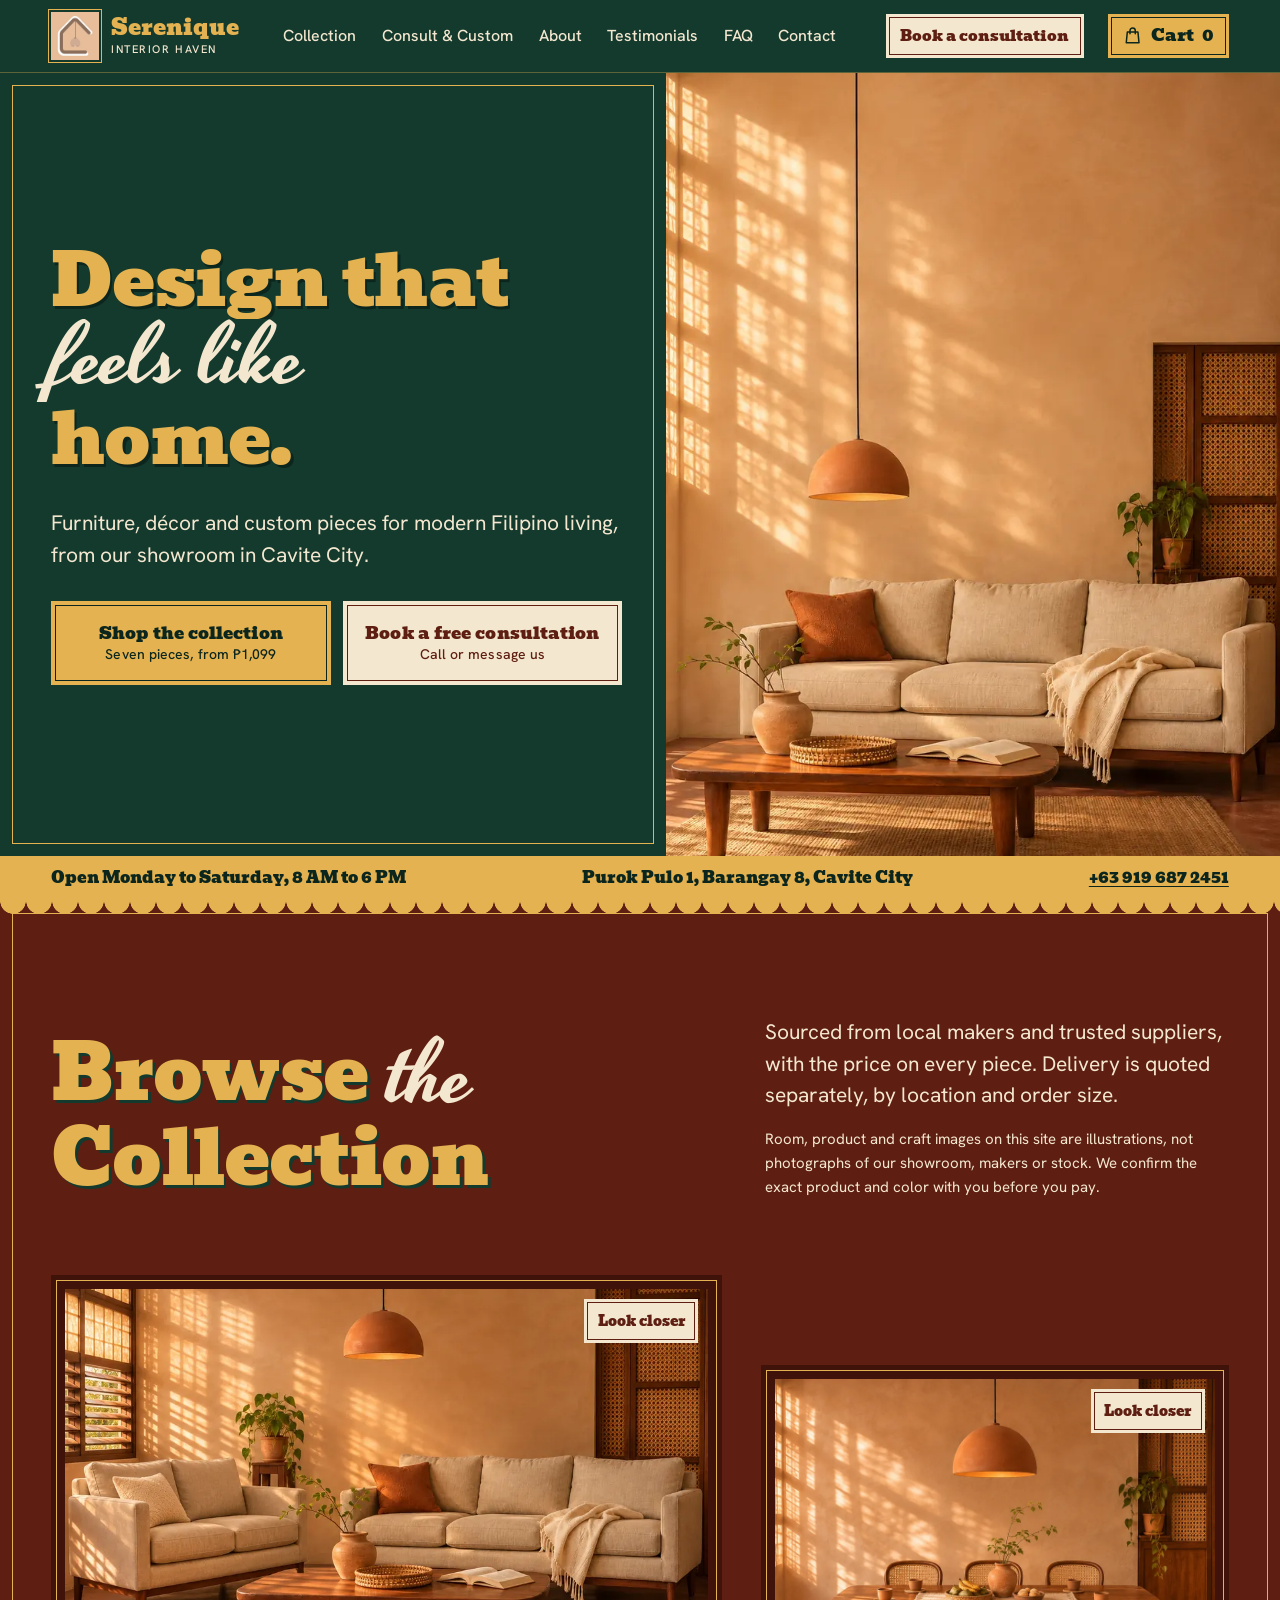
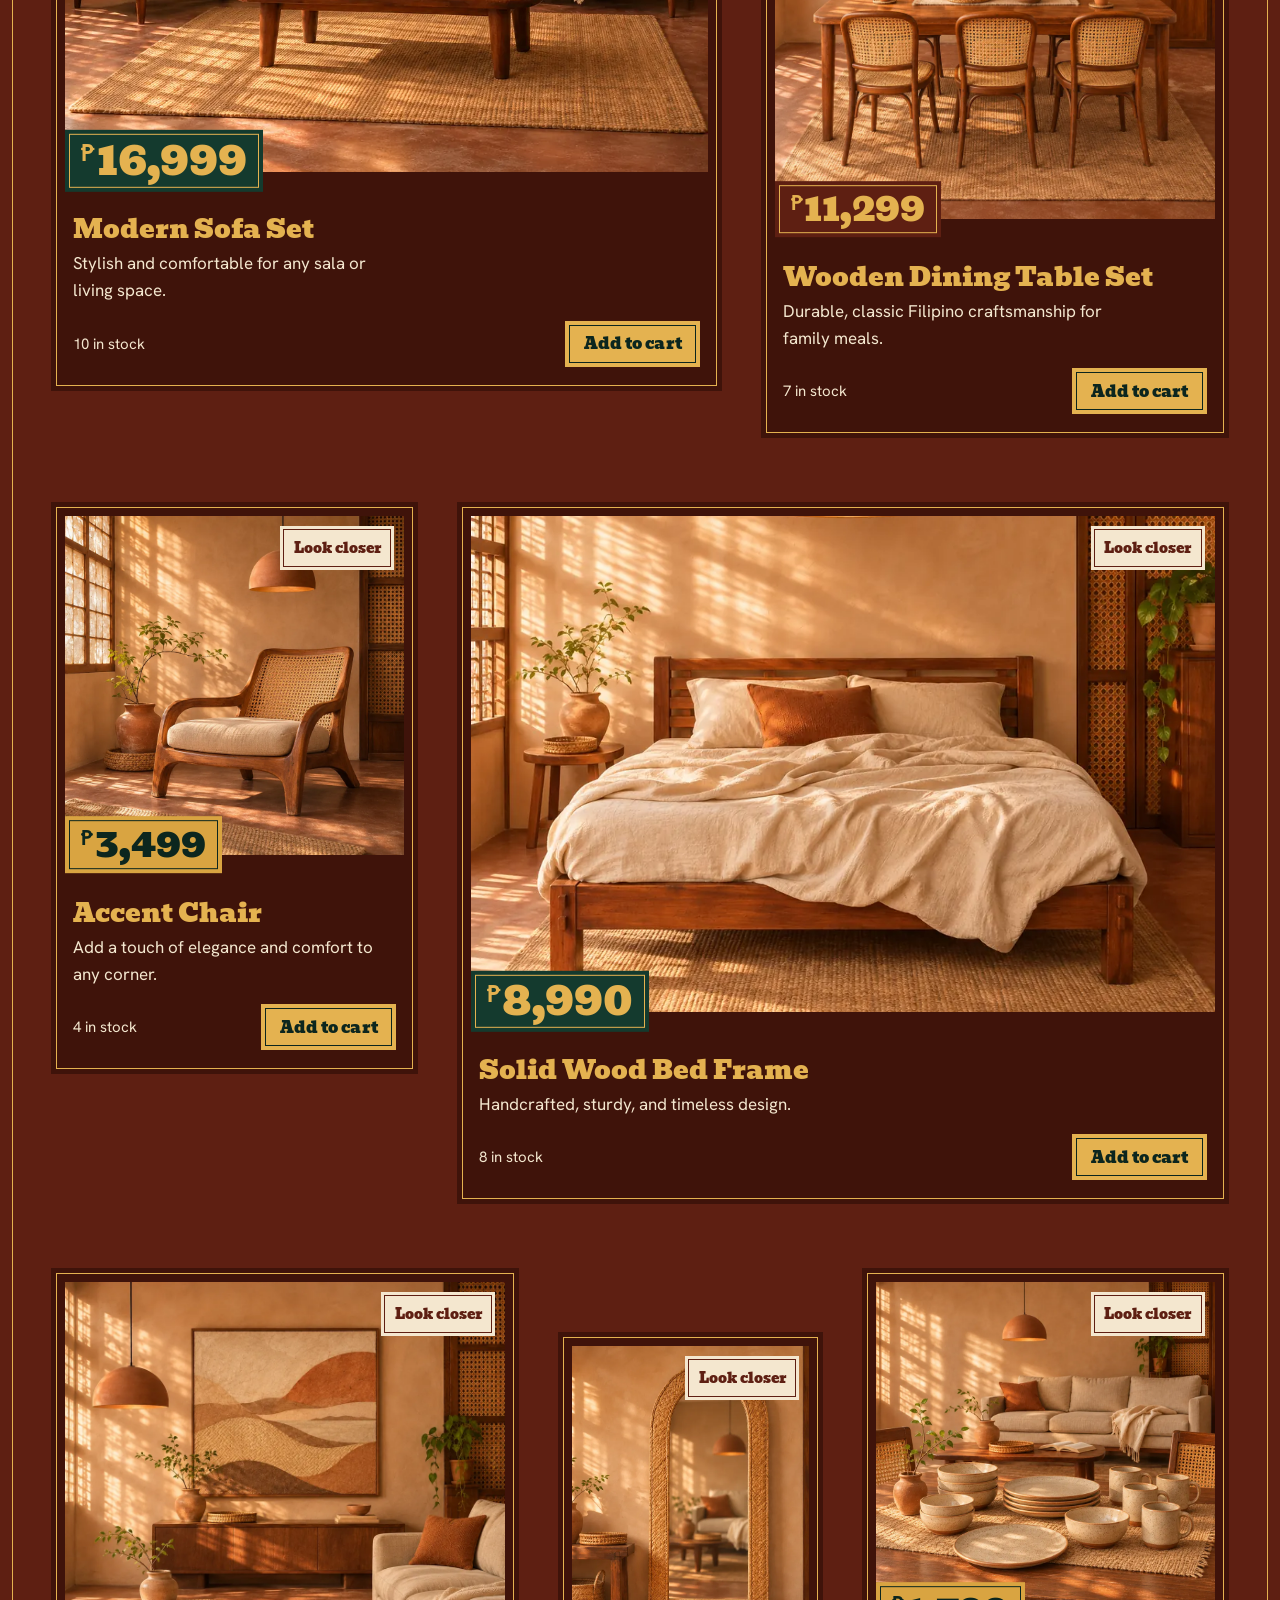
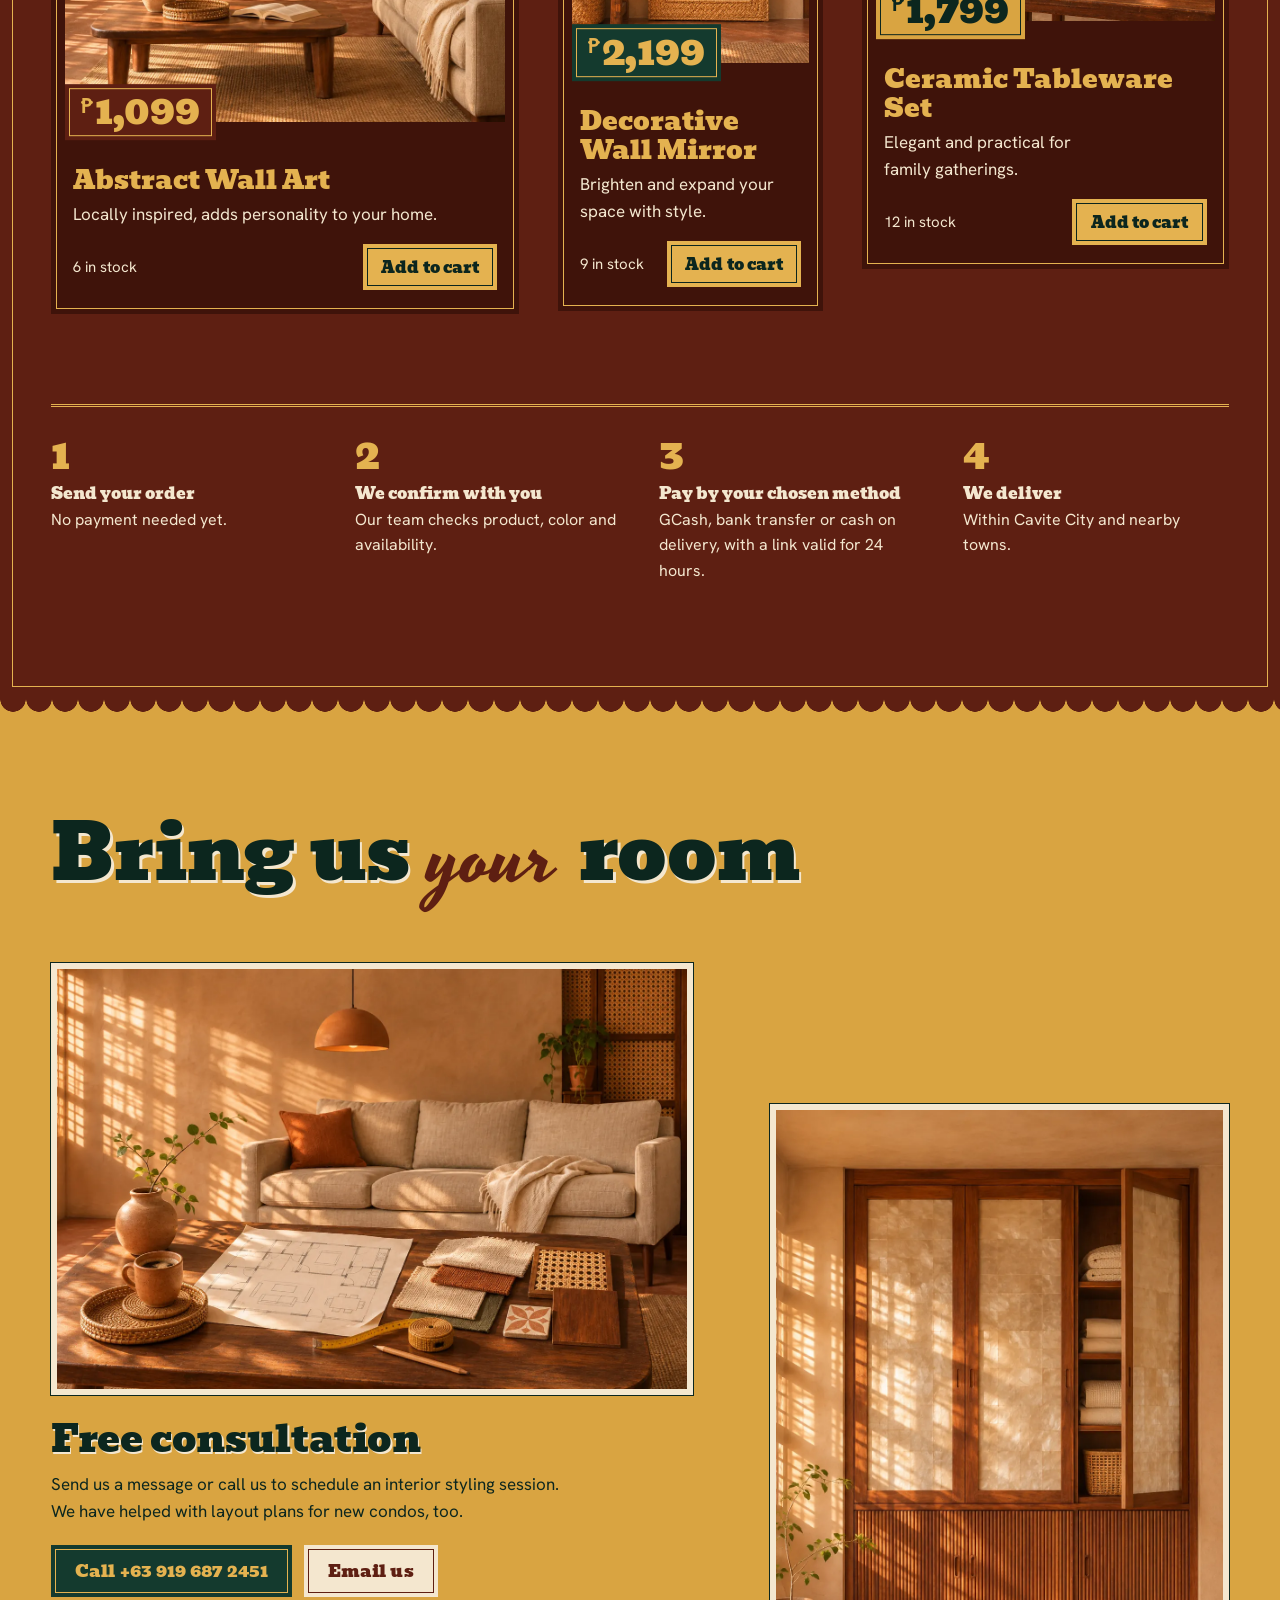
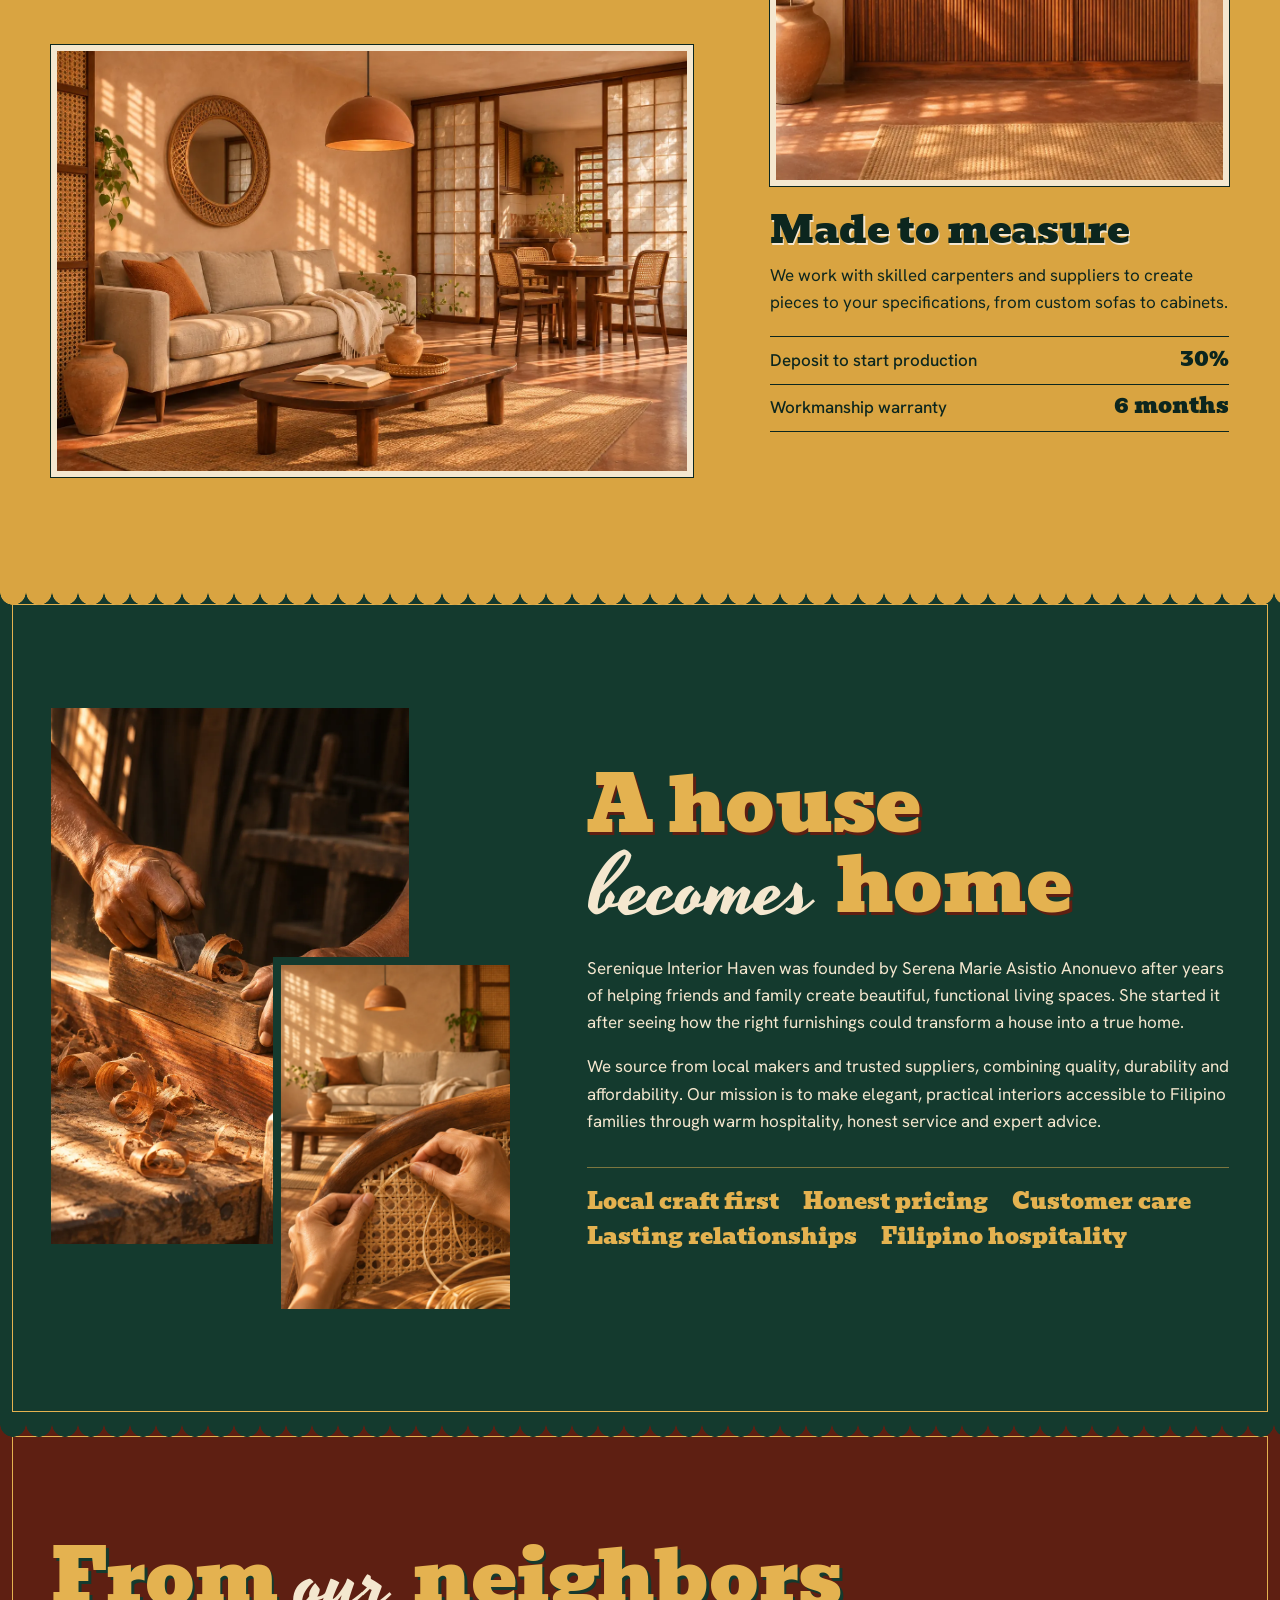
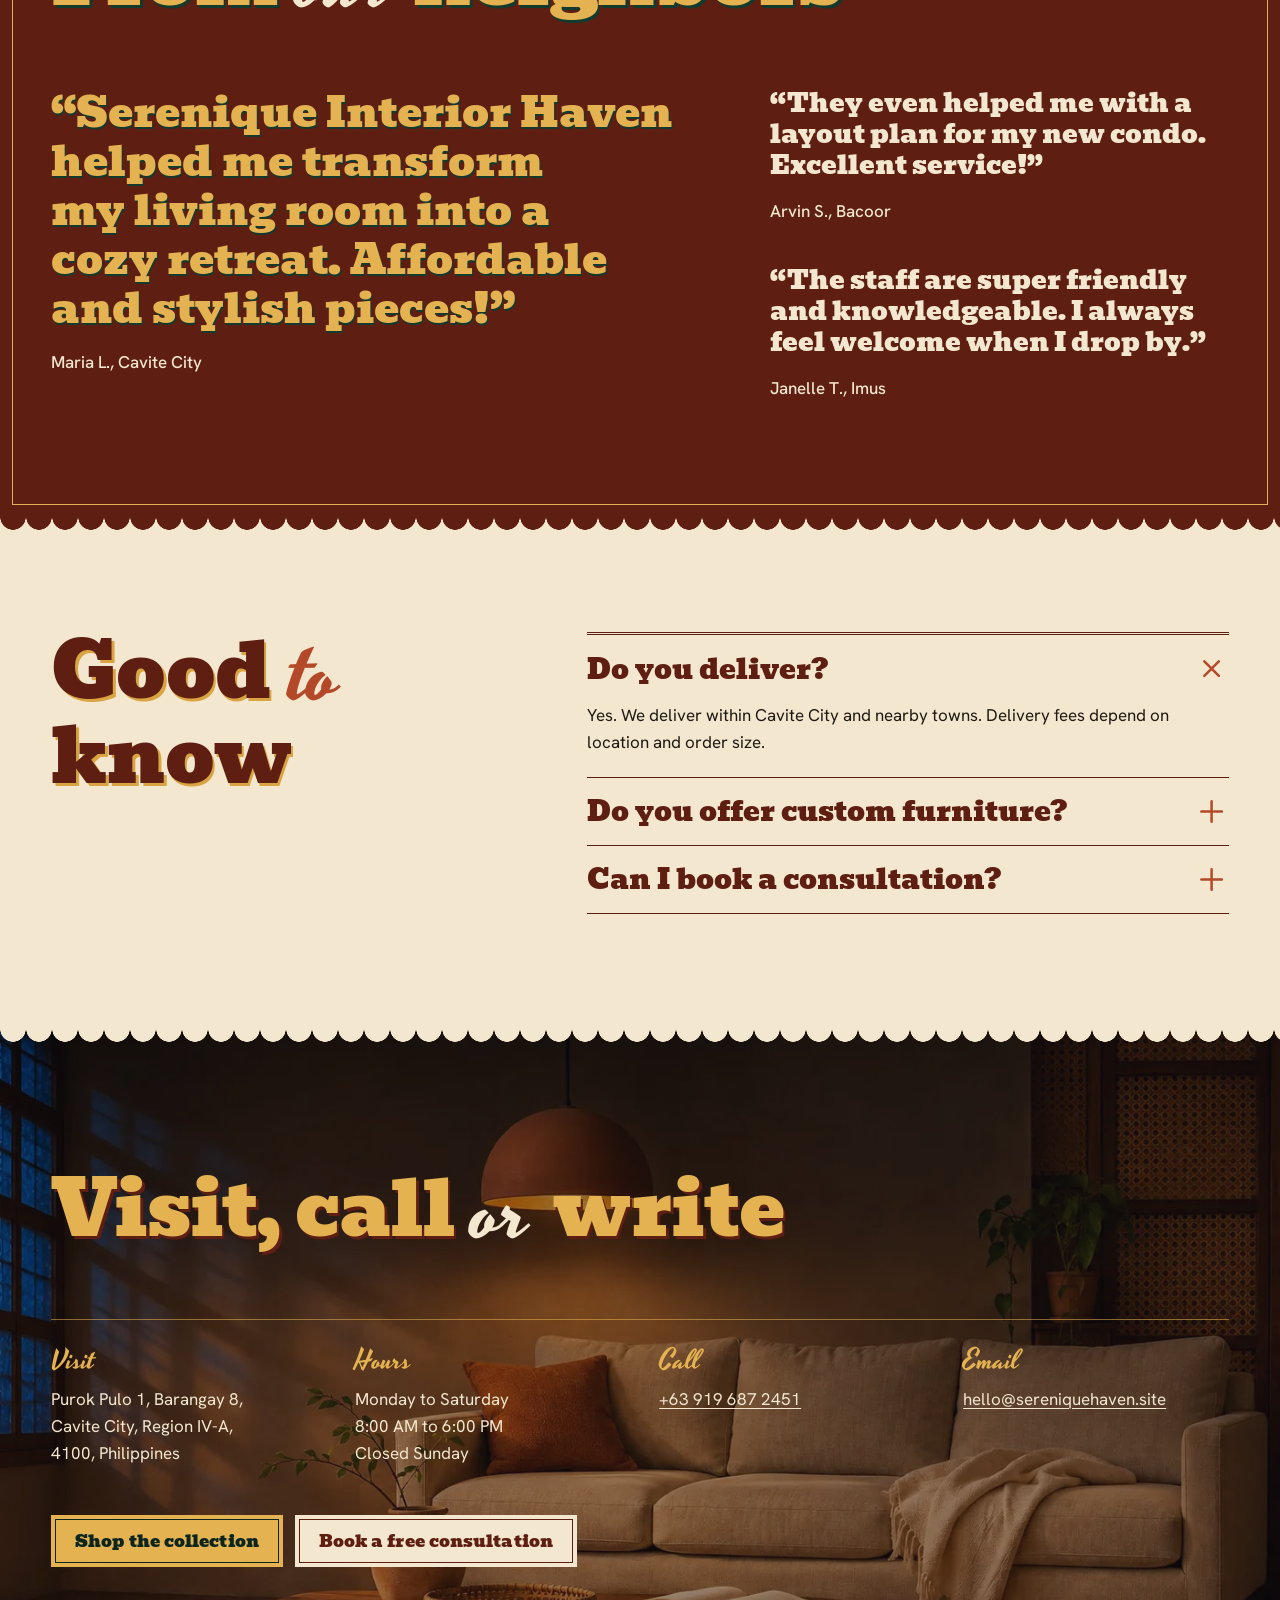
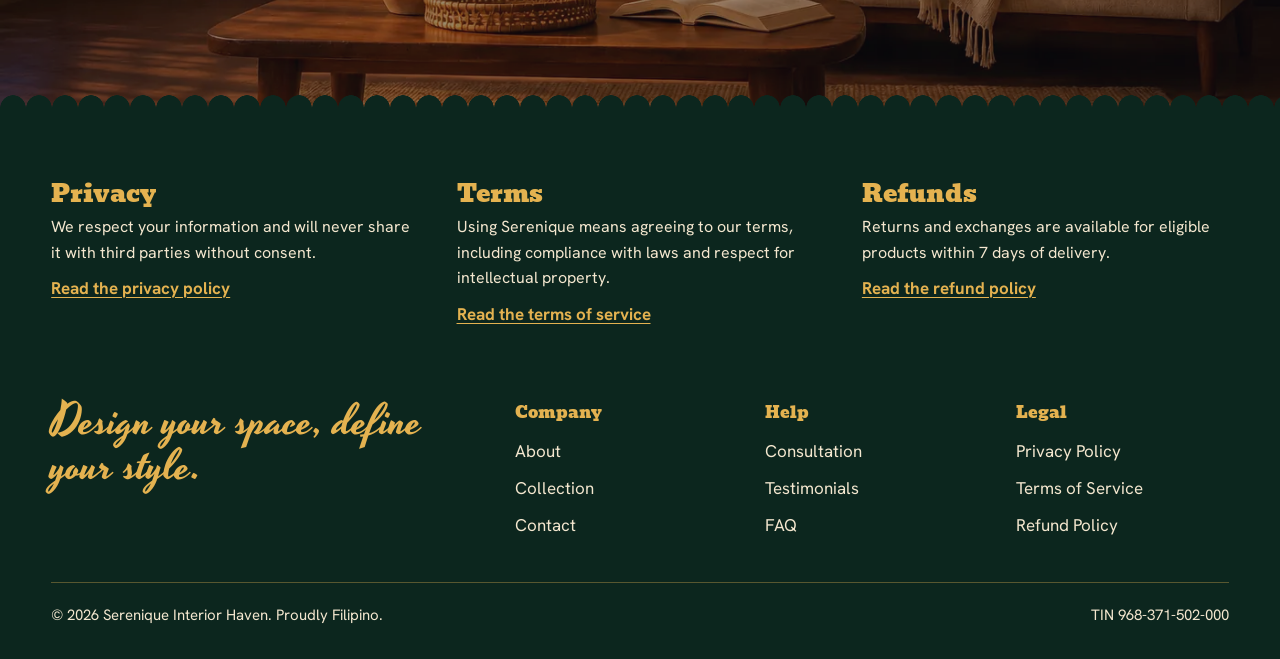
<file: index.html>
<!DOCTYPE html>
<html lang="en">
<head>
  <meta charset="UTF-8">
  <meta name="viewport" content="width=device-width, initial-scale=1">
  <title>Serenique Interior Haven | Home Décor and Furnishings in Cavite City</title>
  <meta name="description" content="Furniture, décor and custom pieces for Filipino homes, plus free interior styling consultations. Showroom in Cavite City, open Monday to Saturday.">
  <link rel="canonical" href="https://sereniquehaven.site/">
  <meta property="og:type" content="website">
  <meta property="og:title" content="Serenique Interior Haven">
  <meta property="og:description" content="Design that feels like home. Furniture, décor and free styling consultations in Cavite City.">
  <meta property="og:url" content="https://sereniquehaven.site/">
  <meta property="og:image" content="https://sereniquehaven.site/image/site/og.jpg">
  <meta name="theme-color" content="#143a2e">
  <link rel="icon" type="image/png" href="image/site/favicon.png">
  <link rel="preload" as="image" href="image/site/hero-sala.webp" media="(min-width: 901px)">
  <link rel="preload" as="font" type="font/woff2" href="assets/fonts/Bevan-latin.woff2" crossorigin>
  <link rel="stylesheet" href="assets/fonts.css">
  <link rel="stylesheet" href="assets/site.css">
  <script type="application/ld+json">
  {
    "@context": "https://schema.org",
    "@type": "FurnitureStore",
    "name": "Serenique Interior Haven",
    "url": "https://sereniquehaven.site/",
    "email": "hello@sereniquehaven.site",
    "telephone": "+639196872451",
    "image": "https://sereniquehaven.site/image/site/og.jpg",
    "address": {
      "@type": "PostalAddress",
      "streetAddress": "Purok Pulo 1, Barangay 8",
      "addressLocality": "Cavite City",
      "addressRegion": "Region IV-A",
      "postalCode": "4100",
      "addressCountry": "PH"
    },
    "openingHours": "Mo-Sa 08:00-18:00"
  }
  </script>
</head>
<body>
  <a class="skip-link" href="#main">Skip to content</a>

  <svg width="0" height="0" style="position:absolute" aria-hidden="true">
    <symbol id="i-cart" viewBox="0 0 24 24"><path d="M6 8h12l1.2 12H4.8L6 8Z"/><path d="M9 10V6.5a3 3 0 0 1 6 0V10"/></symbol>
    <symbol id="i-menu" viewBox="0 0 24 24"><path d="M3 7h18M3 12h18M3 17h18"/></symbol>
    <symbol id="i-close" viewBox="0 0 24 24"><path d="m5 5 14 14M19 5 5 19"/></symbol>
    <symbol id="i-plus" viewBox="0 0 24 24"><path d="M12 5v14M5 12h14"/></symbol>
    <symbol id="i-minus" viewBox="0 0 24 24"><path d="M5 12h14"/></symbol>
  </svg>

  <header class="header on-dark" id="header">
    <nav class="nav wrap" aria-label="Main">
      <a href="index.html" class="brand" aria-label="Serenique Interior Haven, home">
        <img src="image/site/mark.webp" alt="" width="48" height="48">
        <span class="brand-name">Serenique<small>Interior Haven</small></span>
      </a>
      <ul class="nav-list" id="nav-list">
        <li><a href="#shop" class="nav-link">Collection</a></li>
        <li><a href="#consult" class="nav-link">Consult &amp; Custom</a></li>
        <li><a href="#about" class="nav-link">About</a></li>
        <li><a href="#testimonials" class="nav-link">Testimonials</a></li>
        <li><a href="#faq" class="nav-link">FAQ</a></li>
        <li><a href="#contact" class="nav-link">Contact</a></li>
        <li class="nav-cta"><a href="#consult" class="plaque">Book a free consultation</a></li>
        <li><button class="nav-close" id="nav-close" aria-label="Close menu"><svg class="icon" aria-hidden="true"><use href="#i-close"/></svg></button></li>
      </ul>
      <a href="#consult" class="book-btn" aria-label="Book a free consultation"><span class="book-long">Book a consultation</span><span class="book-short">Book</span></a>
      <button class="cart-btn" id="cart-btn" aria-label="Open cart">
        <svg class="icon" aria-hidden="true"><use href="#i-cart"/></svg>
        <span class="cart-btn-label">Cart</span>
        <span class="cart-count">0</span>
      </button>
      <button class="nav-toggle" id="nav-toggle" aria-label="Open menu" aria-expanded="false" aria-controls="nav-list"><svg class="icon" aria-hidden="true"><use href="#i-menu"/></svg></button>
    </nav>
  </header>

  <div class="cart-overlay" id="cart-overlay"></div>
  <aside class="cart-sidebar" id="cart-sidebar" aria-label="Shopping cart">
    <div class="cart-head on-dark">
      <h2>Your cart</h2>
      <button class="cart-close" id="cart-close-btn" aria-label="Close cart"><svg class="icon" aria-hidden="true"><use href="#i-close"/></svg></button>
    </div>
    <div class="cart-items" id="cart-items"></div>
    <div class="cart-foot" id="cart-foot">
      <div class="cart-total"><span>Total</span><span class="price" id="cart-total"></span></div>
      <button class="plaque plaque--green" id="checkout-btn">Review my order</button>
      <p>Nothing to pay yet. Our team confirms your order first.</p>
    </div>
  </aside>
  <div class="visually-hidden" id="cart-live" aria-live="polite"></div>

  <main id="main">
    <section class="hero on-dark" id="home">
      <div class="hero-board pin">
        <h1 class="hero-title sign">
          <span>Design that</span>
          <span class="script">feels like</span>
          <span>home.</span>
        </h1>
        <p class="lede">Furniture, décor and custom pieces for modern Filipino living, from our showroom in Cavite City.</p>
        <div class="hero-doors">
          <a href="#shop" class="plaque door">Shop the collection<small>Seven pieces, from ₱1,099</small></a>
          <a href="#consult" class="plaque plaque--cream door">Book a free consultation<small>Call or message us</small></a>
        </div>
      </div>
      <div class="hero-photo">
        <picture>
          <source media="(max-width: 900px)" srcset="image/site/hero-sala-mobile.webp">
          <img src="image/site/hero-sala.webp" width="1536" height="1024" alt="A sunlit sala with a linen sofa, a low hardwood table and a clay dome pendant lamp." fetchpriority="high">
        </picture>
      </div>
      <p class="hero-strip"><span>Open Monday to Saturday, 8 AM to 6 PM</span><span>Purok Pulo 1, Barangay 8, Cavite City</span><a href="tel:+639196872451">+63 919 687 2451</a></p>
    </section>

    <section class="board board--oxblood pin on-dark" id="shop" aria-labelledby="shop-title">
      <div class="wrap">
        <div class="shop-head">
          <h2 class="title sign" id="shop-title">Browse <span class="script">the</span> Collection</h2>
          <div><p class="lede">Sourced from local makers and trusted suppliers, with the price on every piece. Delivery is quoted separately, by location and order size.</p>
          <p class="shop-note">Room, product and craft images on this site are illustrations, not photographs of our showroom, makers or stock. We confirm the exact product and color with you before you pay.</p></div>
        </div>

        <div class="products-grid" id="products-grid">
          <article class="product-card is-feature" data-id="1" style="--span:7;--ratio:4/3;--pos:50% 70%;--tag-size:3.4vw">
            <div class="product-photo">
              <img class="room" src="image/site/products/01-sofa-room.webp" width="960" height="960" loading="lazy" alt="Linen three-seater and two-seater sofa with slim wooden legs in a sunlit sala.">
              <img class="detail" src="image/site/products/01-sofa-detail.webp" width="960" height="960" loading="lazy" alt="Close view of the linen weave meeting the tapered wooden leg.">
              <button type="button" class="closer" aria-pressed="false">Look closer</button>
              <div class="product-tag price"><span class="cur">₱</span>16,999</div>
            </div>
            <div class="product-body">
              <h3 class="product-name">Modern Sofa Set</h3>
              <p class="product-desc">Stylish and comfortable for any sala or living space.</p>
              <div class="product-buy"><span class="product-stock">10 in stock</span><button type="button" class="plaque product-add">Add to cart</button></div>
            </div>
          </article>

          <article class="product-card" data-id="2" style="--span:5;--drop:clamp(0rem,7vw,7rem);--tag:var(--oxblood);--pos:50% 60%">
            <div class="product-photo">
              <img class="room" src="image/site/products/02-dining-room.webp" width="960" height="960" loading="lazy" alt="Hardwood dining table with six woven cane chairs.">
              <img class="detail" src="image/site/products/02-dining-detail.webp" width="960" height="960" loading="lazy" alt="Close view of woven cane on a curved wooden chair back.">
              <button type="button" class="closer" aria-pressed="false">Look closer</button>
              <div class="product-tag price"><span class="cur">₱</span>11,299</div>
            </div>
            <div class="product-body">
              <h3 class="product-name">Wooden Dining Table Set</h3>
              <p class="product-desc">Durable, classic Filipino craftsmanship for family meals.</p>
              <div class="product-buy"><span class="product-stock">7 in stock</span><button type="button" class="plaque product-add">Add to cart</button></div>
            </div>
          </article>

          <article class="product-card" data-id="3" style="--span:4;--tag:var(--mustard);--tag-fg:var(--green-deep);--pos:50% 75%">
            <div class="product-photo">
              <img class="room" src="image/site/products/03-chair-room.webp" width="960" height="960" loading="lazy" alt="Curved hardwood lounge chair with a cane back and linen cushion.">
              <img class="detail" src="image/site/products/03-chair-detail.webp" width="960" height="960" loading="lazy" alt="Close view of the joint where the armrest meets the frame.">
              <button type="button" class="closer" aria-pressed="false">Look closer</button>
              <div class="product-tag price"><span class="cur">₱</span>3,499</div>
            </div>
            <div class="product-body">
              <h3 class="product-name">Accent Chair</h3>
              <p class="product-desc">Add a touch of elegance and comfort to any corner.</p>
              <div class="product-buy"><span class="product-stock">4 in stock</span><button type="button" class="plaque product-add">Add to cart</button></div>
            </div>
          </article>

          <article class="product-card is-feature" data-id="4" style="--span:8;--ratio:3/2;--pos:50% 72%;--tag-size:3.4vw">
            <div class="product-photo">
              <img class="room" src="image/site/products/04-bed-room.webp" width="960" height="960" loading="lazy" alt="Solid wood queen bed frame with a slatted headboard and cream linen bedding.">
              <img class="detail" src="image/site/products/04-bed-detail.webp" width="960" height="960" loading="lazy" alt="Close view of the hand-cut joint at the corner post.">
              <button type="button" class="closer" aria-pressed="false">Look closer</button>
              <div class="product-tag price"><span class="cur">₱</span>8,990</div>
            </div>
            <div class="product-body">
              <h3 class="product-name">Solid Wood Bed Frame</h3>
              <p class="product-desc">Handcrafted, sturdy, and timeless design.</p>
              <div class="product-buy"><span class="product-stock">8 in stock</span><button type="button" class="plaque product-add">Add to cart</button></div>
            </div>
          </article>

          <article class="product-card" data-id="5" style="--span:5;--tag:var(--oxblood);--pos:60% 35%">
            <div class="product-photo">
              <img class="room" src="image/site/products/05-wallart-room.webp" width="960" height="960" loading="lazy" alt="Framed abstract artwork in sand, mocha and terracotta above a low console.">
              <img class="detail" src="image/site/products/05-wallart-detail.webp" width="960" height="960" loading="lazy" alt="Close view of the layered shapes and paper texture of the artwork.">
              <button type="button" class="closer" aria-pressed="false">Look closer</button>
              <div class="product-tag price"><span class="cur">₱</span>1,099</div>
            </div>
            <div class="product-body">
              <h3 class="product-name">Abstract Wall Art</h3>
              <p class="product-desc">Locally inspired, adds personality to your home.</p>
              <div class="product-buy"><span class="product-stock">6 in stock</span><button type="button" class="plaque product-add">Add to cart</button></div>
            </div>
          </article>

          <article class="product-card" data-id="6" style="--span:3;--ratio:3/4;--tag:var(--green);--pos:62% 50%;--drop:clamp(0rem,5vw,5rem)">
            <div class="product-photo">
              <img class="room" src="image/site/products/06-mirror-room.webp" width="960" height="960" loading="lazy" alt="Tall arched mirror with a woven rattan frame in an entryway.">
              <img class="detail" src="image/site/products/06-mirror-detail.webp" width="960" height="960" loading="lazy" alt="Close view of the rattan weave at the mirror's edge.">
              <button type="button" class="closer" aria-pressed="false">Look closer</button>
              <div class="product-tag price"><span class="cur">₱</span>2,199</div>
            </div>
            <div class="product-body">
              <h3 class="product-name">Decorative Wall Mirror</h3>
              <p class="product-desc">Brighten and expand your space with style.</p>
              <div class="product-buy"><span class="product-stock">9 in stock</span><button type="button" class="plaque product-add">Add to cart</button></div>
            </div>
          </article>

          <article class="product-card" data-id="7" style="--span:4;--tag:var(--mustard);--tag-fg:var(--green-deep);--pos:50% 80%">
            <div class="product-photo">
              <img class="room" src="image/site/products/07-tableware-room.webp" width="960" height="960" loading="lazy" alt="Speckled stoneware plates, bowls and cups on a hardwood table.">
              <img class="detail" src="image/site/products/07-tableware-detail.webp" width="960" height="960" loading="lazy" alt="Close view of a speckled glazed bowl with a raw clay rim.">
              <button type="button" class="closer" aria-pressed="false">Look closer</button>
              <div class="product-tag price"><span class="cur">₱</span>1,799</div>
            </div>
            <div class="product-body">
              <h3 class="product-name">Ceramic Tableware Set</h3>
              <p class="product-desc">Elegant and practical for family gatherings.</p>
              <div class="product-buy"><span class="product-stock">12 in stock</span><button type="button" class="plaque product-add">Add to cart</button></div>
            </div>
          </article>
        </div>

        <ol class="order-steps" aria-label="How ordering works">
          <li><strong>Send your order</strong>No payment needed yet.</li>
          <li><strong>We confirm with you</strong>Our team checks product, color and availability.</li>
          <li><strong>Pay by your chosen method</strong>GCash, bank transfer or cash on delivery, with a link valid for 24 hours.</li>
          <li><strong>We deliver</strong>Within Cavite City and nearby towns.</li>
        </ol>
      </div>
    </section>

    <section class="board board--mustard" id="consult" aria-labelledby="consult-title">
      <div class="wrap">
        <h2 class="title sign" id="consult-title" style="margin-bottom:clamp(2.5rem,5vw,4rem)">Bring us <span class="script">your</span> room</h2>
        <div class="services">
          <div class="service">
            <img src="image/site/editorial/consult-table.webp" width="1400" height="933" loading="lazy" alt="A floor plan, fabric swatches, cane samples and a tape measure on a hardwood table.">
            <h3 class="sign">Free consultation</h3>
            <p>Send us a message or call us to schedule an interior styling session. We have helped with layout plans for new condos, too.</p>
            <div class="service-actions">
              <a class="plaque plaque--green" href="tel:+639196872451">Call +63 919 687 2451</a>
              <a class="plaque plaque--cream" href="mailto:hello@sereniquehaven.site?subject=Free%20consultation%20request">Email us</a>
            </div>
            <img class="service-room" src="image/site/editorial/small-space.webp" width="1400" height="933" loading="lazy" alt="A compact condo living and dining area with a slim sofa, a round table and a mirror.">
          </div>
          <div class="service service--custom">
            <img src="image/site/editorial/custom-cabinet.webp" width="1024" height="1536" loading="lazy" alt="A built-in hardwood cabinet with capiz-panel doors, one slightly open.">
            <h3 class="sign">Made to measure</h3>
            <p>We work with skilled carpenters and suppliers to create pieces to your specifications, from custom sofas to cabinets.</p>
            <ul class="service-facts">
              <li>Deposit to start production <b>30%</b></li>
              <li>Workmanship warranty <b>6 months</b></li>
            </ul>
          </div>
        </div>
      </div>
    </section>

    <section class="board board--green pin on-dark" id="about" aria-labelledby="about-title">
      <div class="wrap about">
        <div class="about-photos">
          <img src="image/site/editorial/craft-hands-wood.webp" width="1024" height="1536" loading="lazy" alt="Hands planing a hardwood plank in a small woodshop.">
          <img src="image/site/editorial/craft-hands-weave.webp" width="1024" height="1536" loading="lazy" alt="Hands weaving cane onto a wooden chair frame.">
        </div>
        <div class="about-copy">
          <h2 class="title sign" id="about-title">A house <span class="script">becomes</span> home</h2>
          <div class="prose">
            <p>Serenique Interior Haven was founded by Serena Marie Asistio Anonuevo after years of helping friends and family create beautiful, functional living spaces. She started it after seeing how the right furnishings could transform a house into a true home.</p>
            <p>We source from local makers and trusted suppliers, combining quality, durability and affordability. Our mission is to make elegant, practical interiors accessible to Filipino families through warm hospitality, honest service and expert advice.</p>
          </div>
          <ul class="values">
            <li>Local craft first</li>
            <li>Honest pricing</li>
            <li>Customer care</li>
            <li>Lasting relationships</li>
            <li>Filipino hospitality</li>
          </ul>
        </div>
      </div>
    </section>

    <section class="board board--oxblood pin on-dark" id="testimonials" aria-labelledby="testimonials-title">
      <div class="wrap">
        <h2 class="title sign" id="testimonials-title">From <span class="script">our</span> neighbors</h2>
        <div class="quotes">
          <figure class="quote quote--lead">
            <blockquote>“Serenique Interior Haven helped me transform my living room into a cozy retreat. Affordable and stylish pieces!”</blockquote>
            <figcaption>Maria L., Cavite City</figcaption>
          </figure>
          <div class="quote-stack">
            <figure class="quote">
              <blockquote>“They even helped me with a layout plan for my new condo. Excellent service!”</blockquote>
              <figcaption>Arvin S., Bacoor</figcaption>
            </figure>
            <figure class="quote">
              <blockquote>“The staff are super friendly and knowledgeable. I always feel welcome when I drop by.”</blockquote>
              <figcaption>Janelle T., Imus</figcaption>
            </figure>
          </div>
        </div>
      </div>
    </section>

    <section class="board board--cream" id="faq" aria-labelledby="faq-title">
      <div class="wrap faq">
        <h2 class="title sign" id="faq-title">Good <span class="script">to</span> know</h2>
        <div class="faq-list">
          <details open>
            <summary>Do you deliver?<svg class="icon" aria-hidden="true"><use href="#i-plus"/></svg></summary>
            <p>Yes. We deliver within Cavite City and nearby towns. Delivery fees depend on location and order size.</p>
          </details>
          <details>
            <summary>Do you offer custom furniture?<svg class="icon" aria-hidden="true"><use href="#i-plus"/></svg></summary>
            <p>Yes. We work with skilled carpenters and suppliers to create made-to-measure pieces based on your specifications.</p>
          </details>
          <details>
            <summary>Can I book a consultation?<svg class="icon" aria-hidden="true"><use href="#i-plus"/></svg></summary>
            <p>Absolutely. Send us a message or call us to schedule an interior styling session.</p>
          </details>
        </div>
      </div>
    </section>

    <section class="contact on-dark" id="contact" aria-labelledby="contact-title">
      <img src="image/site/editorial/closing-dusk.webp" width="1400" height="933" loading="lazy" alt="">
      <div class="wrap">
        <h2 class="title sign" id="contact-title">Visit, call <span class="script">or</span> write</h2>
        <address class="contact-grid">
          <div><h3>Visit</h3>Purok Pulo 1, Barangay 8,<br>Cavite City, Region IV-A,<br>4100, Philippines</div>
          <div><h3>Hours</h3>Monday to Saturday<br>8:00 AM to 6:00 PM<br>Closed Sunday</div>
          <div><h3>Call</h3><a href="tel:+639196872451">+63 919 687 2451</a></div>
          <div><h3>Email</h3><a href="mailto:hello@sereniquehaven.site">hello@sereniquehaven.site</a></div>
        </address>
        <div class="contact-actions">
          <a href="#shop" class="plaque">Shop the collection</a>
          <a href="#consult" class="plaque plaque--cream">Book a free consultation</a>
        </div>
      </div>
    </section>

    <section class="policies on-dark" id="policies" aria-label="Policies">
      <ul class="policy-list wrap">
        <li>
          <h2>Privacy</h2>
          <p>We respect your information and will never share it with third parties without consent.</p>
          <a href="privacy-policy.html">Read the privacy policy</a>
        </li>
        <li>
          <h2>Terms</h2>
          <p>Using Serenique means agreeing to our terms, including compliance with laws and respect for intellectual property.</p>
          <a href="terms.html">Read the terms of service</a>
        </li>
        <li>
          <h2>Refunds</h2>
          <p>Returns and exchanges are available for eligible products within 7 days of delivery.</p>
          <a href="refund-policy.html">Read the refund policy</a>
        </li>
      </ul>
    </section>
  </main>

  <footer class="footer on-dark">
    <div class="wrap">
      <div class="footer-top">
        <div class="footer-brand">
          <p class="footer-tagline">Design your space, define your style.</p>
        </div>
        <div>
          <h2>Company</h2>
          <ul>
            <li><a href="#about">About</a></li>
            <li><a href="#shop">Collection</a></li>
            <li><a href="#contact">Contact</a></li>
          </ul>
        </div>
        <div>
          <h2>Help</h2>
          <ul>
            <li><a href="#consult">Consultation</a></li>
            <li><a href="#testimonials">Testimonials</a></li>
            <li><a href="#faq">FAQ</a></li>
          </ul>
        </div>
        <div>
          <h2>Legal</h2>
          <ul>
            <li><a href="privacy-policy.html">Privacy Policy</a></li>
            <li><a href="terms.html">Terms of Service</a></li>
            <li><a href="refund-policy.html">Refund Policy</a></li>
          </ul>
        </div>
      </div>
      <div class="footer-bottom">
        <span>&copy; <span class="footer-year">2026</span> Serenique Interior Haven. Proudly Filipino.</span>
        <span>TIN 968-371-502-000</span>
      </div>
    </div>
  </footer>

  <script src="assets/site.js"></script>
</body>
</html>
</file>
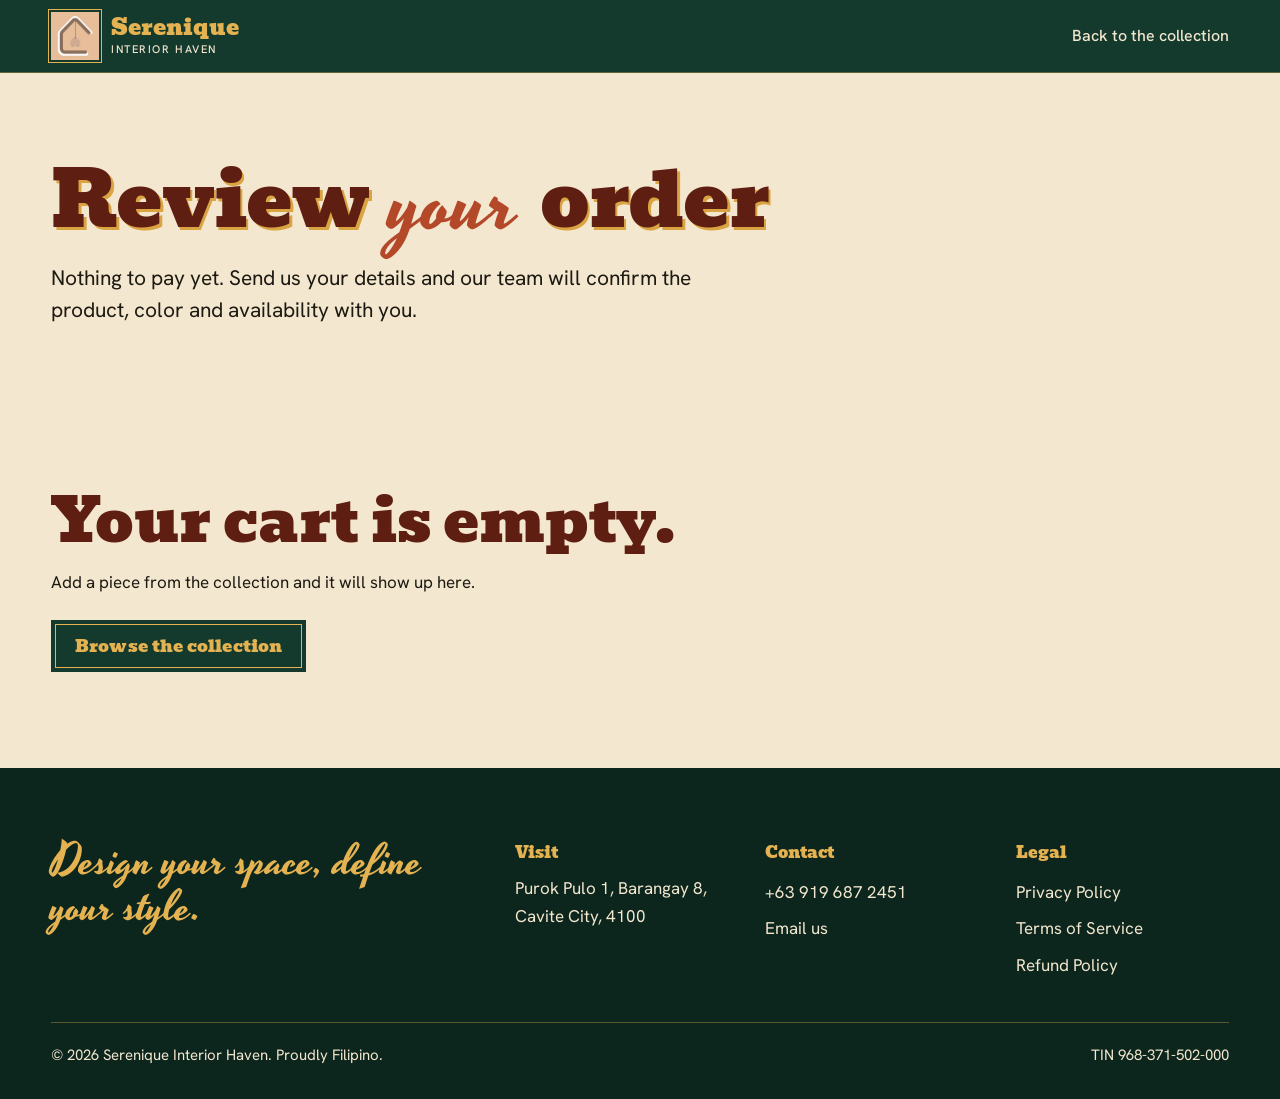
<file: order-summary.html>
<!DOCTYPE html>
<html lang="en">
<head>
  <meta charset="UTF-8">
  <meta name="viewport" content="width=device-width, initial-scale=1">
  <title>Review Your Order | Serenique Interior Haven</title>
  <meta name="robots" content="noindex">
  <meta name="theme-color" content="#143a2e">
  <link rel="icon" type="image/png" href="image/site/favicon.png">
  <link rel="preload" as="font" type="font/woff2" href="assets/fonts/Bevan-latin.woff2" crossorigin>
  <link rel="stylesheet" href="assets/fonts.css">
  <link rel="stylesheet" href="assets/site.css">
</head>
<body>
  <a class="skip-link" href="#main">Skip to content</a>
  <header class="header on-dark">
    <nav class="nav wrap" aria-label="Main">
      <a href="index.html" class="brand" aria-label="Serenique Interior Haven, home">
        <img src="image/site/mark.webp" alt="" width="48" height="48">
        <span class="brand-name">Serenique<small>Interior Haven</small></span>
      </a>
      <a href="index.html#shop" class="nav-link">Back to the collection</a>
    </nav>
  </header>

  <main id="main">
    <section class="board board--cream page-title" id="order-intro">
      <div class="wrap">
        <h1 class="title sign">Review <span class="script">your</span> order</h1>
        <p class="lede">Nothing to pay yet. Send us your details and our team will confirm the product, color and availability with you.</p>
      </div>
    </section>

    <div class="page-body wrap">
      <div class="order" id="order-layout">
        <section aria-labelledby="details-title">
          <h2 id="details-title">Your details</h2>
          <form id="checkout-form">
            <div class="field">
              <label for="customer-name">Full name</label>
              <input type="text" id="customer-name" name="customer-name" required maxlength="80" autocomplete="name" aria-describedby="customer-name-error">
              <p class="field-error" id="customer-name-error"></p>
            </div>
            <div class="field">
              <label for="customer-address">Delivery address</label>
              <textarea id="customer-address" name="customer-address" rows="3" required maxlength="180" autocomplete="street-address" aria-describedby="customer-address-error"></textarea>
              <p class="field-error" id="customer-address-error"></p>
            </div>
            <div class="field">
              <label for="customer-contact">Mobile number</label>
              <input type="tel" id="customer-contact" name="customer-contact" required pattern="09\d{9}|\+639\d{9}" maxlength="13" autocomplete="tel" inputmode="tel" aria-describedby="customer-contact-hint customer-contact-error">
              <p class="field-hint" id="customer-contact-hint">Example: 09171234567 or +639171234567</p>
              <p class="field-error" id="customer-contact-error"></p>
            </div>
            <div class="field">
              <label for="customer-payment">Preferred payment method</label>
              <select id="customer-payment" name="customer-payment" required aria-describedby="customer-payment-error">
                <option value="" disabled selected>Select a payment method</option>
                <option value="gcash">GCash</option>
                <option value="bank">Bank Transfer</option>
                <option value="cod">Cash on Delivery</option>
              </select>
              <p class="field-error" id="customer-payment-error"></p>
            </div>
            <div class="field">
              <label for="customer-notes">Order notes <span>(optional)</span></label>
              <textarea id="customer-notes" name="customer-notes" rows="2" maxlength="300" placeholder="Color preference, delivery instructions, etc."></textarea>
            </div>
            <button type="submit" class="plaque plaque--green order-submit" id="checkout-btn-submit">Send my order</button>
          </form>
        </section>

        <aside class="ticket on-dark" aria-labelledby="ticket-title">
          <h2 id="ticket-title">Your order</h2>
          <table id="summary-cart-list">
            <thead><tr><th scope="col">Item</th><th scope="col">Subtotal</th></tr></thead>
            <tbody id="summary-cart-body"></tbody>
          </table>
          <div class="ticket-total"><span>Total, before delivery</span><span class="price" id="summary-cart-total"></span></div>
          <p class="ticket-note"><a href="index.html#shop">Change my order</a></p>
        </aside>
      </div>

      <div class="sent" id="order-empty" hidden>
        <h2>Your cart is empty.</h2>
        <p>Add a piece from the collection and it will show up here.</p>
        <div class="sent-actions"><a class="plaque plaque--green" href="index.html#shop">Browse the collection</a></div>
      </div>

      <div class="sent" id="order-sent" hidden>
        <h2 id="order-sent-title" tabindex="-1">One last step: send your order</h2>
        <p>Your email app should open with your order written out. Press send there, and our team will reach out by mobile or message.</p>
        <div class="sent-actions">
          <a class="plaque plaque--green" id="sent-email" href="mailto:hello@sereniquehaven.site">Open the email again</a>
          <a class="plaque" href="tel:+639196872451">Call +63 919 687 2451</a>
        </div>
        <ol>
          <li>Our team contacts you to verify your order.</li>
          <li>You confirm your product choices and delivery details.</li>
          <li>You receive a payment link and complete payment within 24 hours, or the order is cancelled.</li>
          <li>Once payment is confirmed, we process your order for delivery.</li>
        </ol>
        <div class="sent-copy">
          <button type="button" class="plaque" id="sent-copy-btn">Copy my order</button>
          <pre id="sent-text"></pre>
        </div>
      </div>
    </div>
  </main>

  <footer class="footer on-dark">
    <div class="wrap">
      <div class="footer-top">
        <div class="footer-brand"><p class="footer-tagline">Design your space, define your style.</p></div>
        <div><h2>Visit</h2><p>Purok Pulo 1, Barangay 8, Cavite City, 4100</p></div>
        <div><h2>Contact</h2><ul><li><a href="tel:+639196872451">+63 919 687 2451</a></li><li><a href="mailto:hello@sereniquehaven.site">Email us</a></li></ul></div>
        <div><h2>Legal</h2><ul><li><a href="privacy-policy.html">Privacy Policy</a></li><li><a href="terms.html">Terms of Service</a></li><li><a href="refund-policy.html">Refund Policy</a></li></ul></div>
      </div>
      <div class="footer-bottom"><span>&copy; <span class="footer-year">2026</span> Serenique Interior Haven. Proudly Filipino.</span><span>TIN 968-371-502-000</span></div>
    </div>
  </footer>
  <script src="assets/site.js"></script>
</body>
</html>
</file>
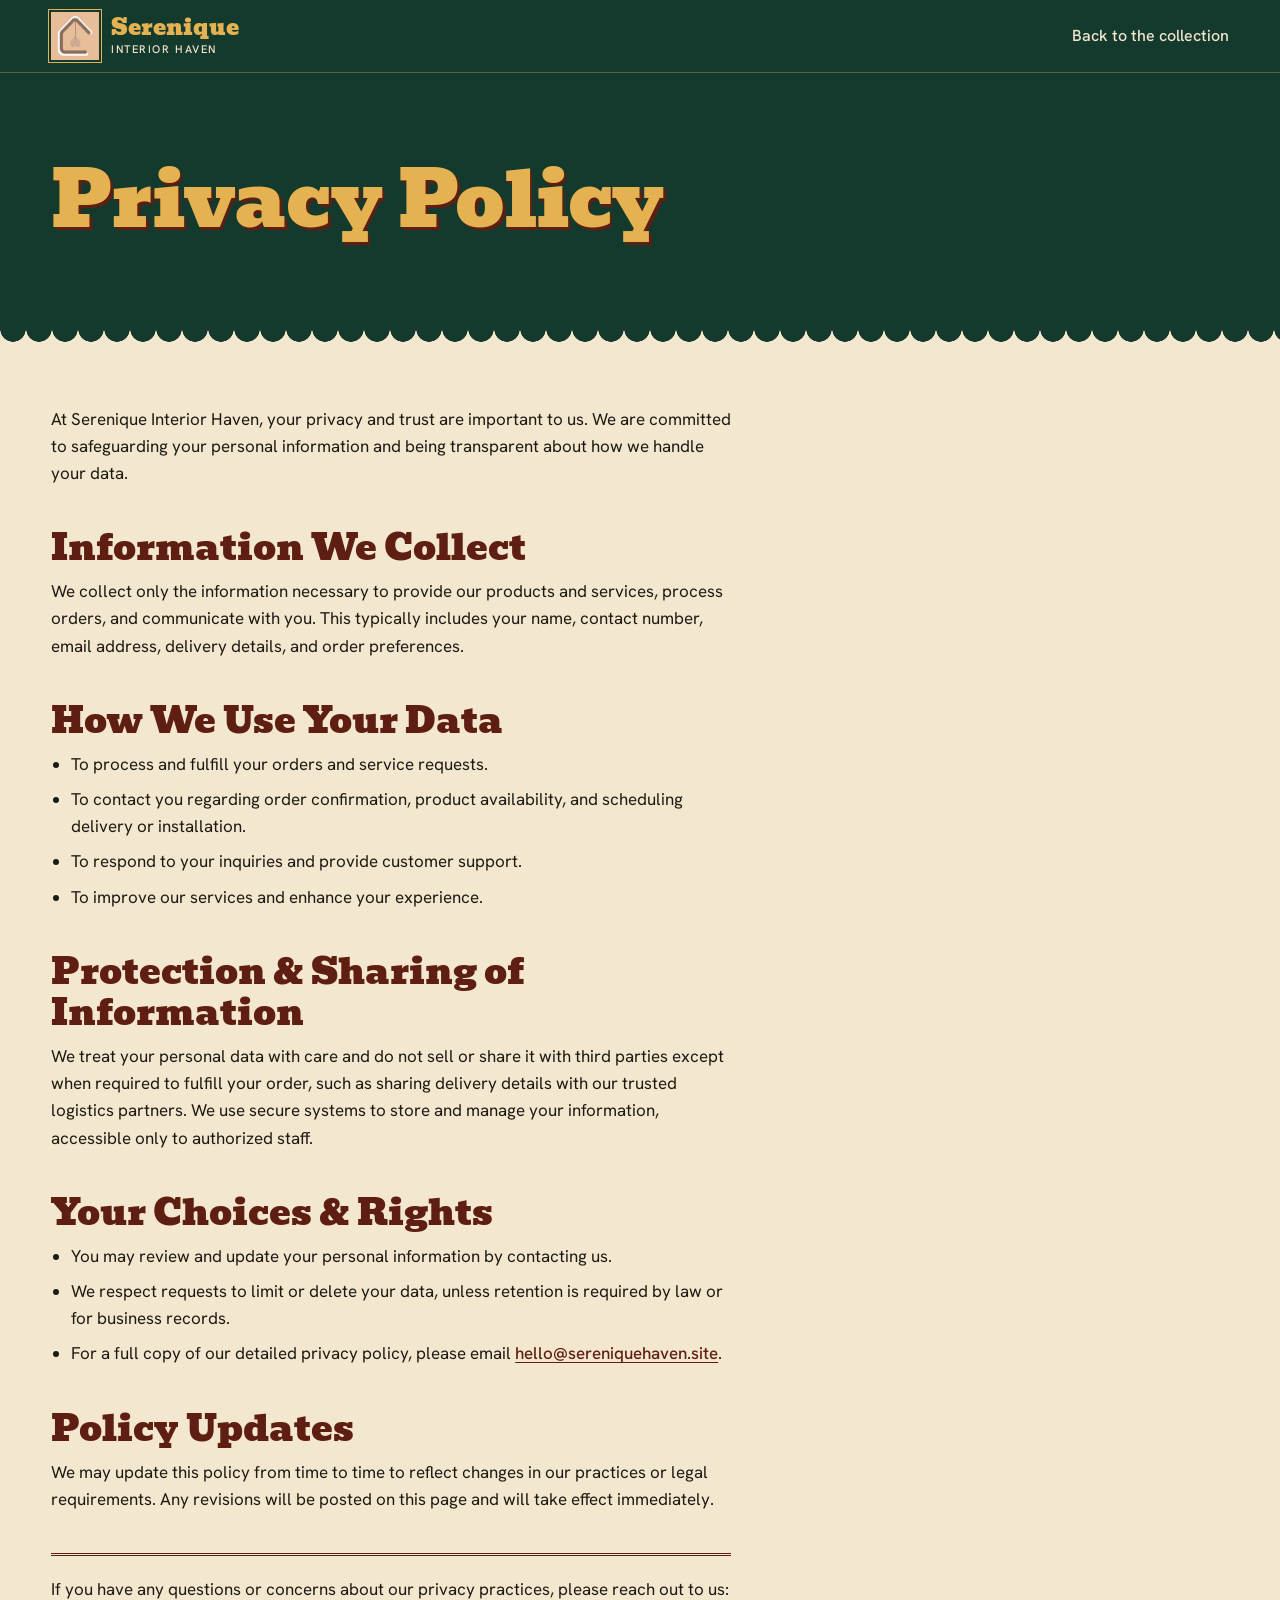
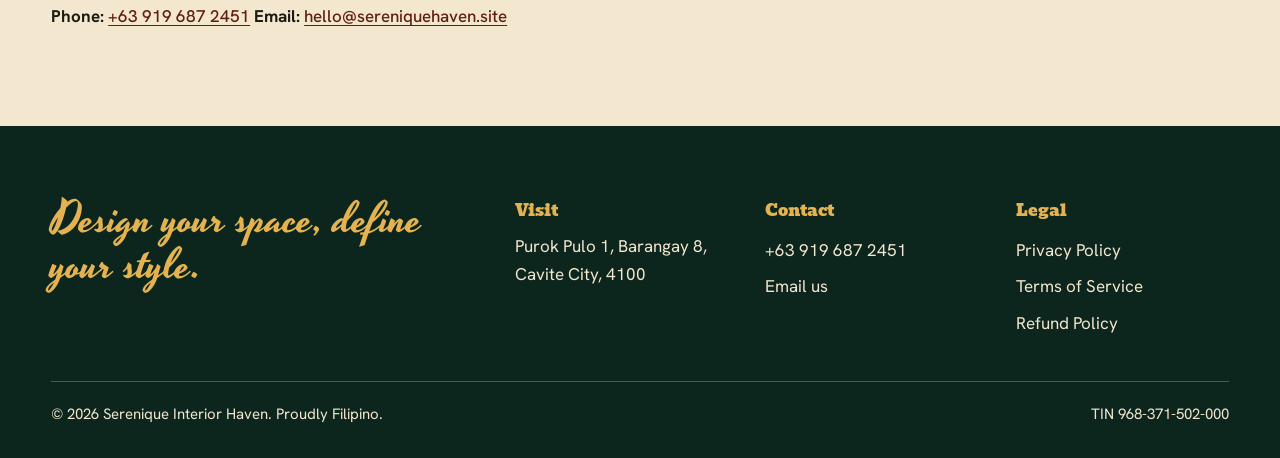
<file: privacy-policy.html>
<!DOCTYPE html>
<html lang="en">
<head>
  <meta charset="UTF-8">
  <meta name="viewport" content="width=device-width, initial-scale=1">
  <title>Privacy Policy | Serenique Interior Haven</title>
  <meta name="theme-color" content="#143a2e">
  <link rel="icon" type="image/png" href="image/site/favicon.png">
  <link rel="preload" as="font" type="font/woff2" href="assets/fonts/Bevan-latin.woff2" crossorigin>
  <link rel="stylesheet" href="assets/fonts.css">
  <link rel="stylesheet" href="assets/site.css">
</head>
<body>
  <a class="skip-link" href="#main">Skip to content</a>
  <header class="header on-dark">
    <nav class="nav wrap" aria-label="Main">
      <a href="index.html" class="brand" aria-label="Serenique Interior Haven, home">
        <img src="image/site/mark.webp" alt="" width="48" height="48">
        <span class="brand-name">Serenique<small>Interior Haven</small></span>
      </a>
      <a href="index.html#shop" class="nav-link">Back to the collection</a>
    </nav>
  </header>
  <main id="main">
    <section class="board board--green page-title on-dark">
      <div class="wrap"><h1 class="title sign">Privacy Policy</h1></div>
    </section>
    <div class="page-body wrap">
      <article class="legal">
    <p>
        At Serenique Interior Haven, your privacy and trust are important to us. We are committed to safeguarding your personal information and being transparent about how we handle your data.
      </p>
    <h2>Information We Collect</h2>
      <p>
        We collect only the information necessary to provide our products and services, process orders, and communicate with you. This typically includes your name, contact number, email address, delivery details, and order preferences.
      </p>
    <h2>How We Use Your Data</h2>
      <ul>
        <li>To process and fulfill your orders and service requests.</li>
        <li>To contact you regarding order confirmation, product availability, and scheduling delivery or installation.</li>
        <li>To respond to your inquiries and provide customer support.</li>
        <li>To improve our services and enhance your experience.</li>
      </ul>
    <h2>Protection & Sharing of Information</h2>
      <p>
        We treat your personal data with care and do not sell or share it with third parties except when required to fulfill your order, such as sharing delivery details with our trusted logistics partners. We use secure systems to store and manage your information, accessible only to authorized staff.
      </p>
    <h2>Your Choices & Rights</h2>
      <ul>
        <li>You may review and update your personal information by contacting us.</li>
        <li>We respect requests to limit or delete your data, unless retention is required by law or for business records.</li>
        <li>For a full copy of our detailed privacy policy, please email <a href="mailto:hello@sereniquehaven.site">hello@sereniquehaven.site</a>.</li>
      </ul>
    <h2>Policy Updates</h2>
      <p>
        We may update this policy from time to time to reflect changes in our practices or legal requirements. Any revisions will be posted on this page and will take effect immediately.
      </p>
    <p class="legal-note">
      If you have any questions or concerns about our privacy practices, please reach out to us:<br>
      <strong>Phone:</strong> <a href="tel:+639196872451">+63 919 687 2451</a> <strong>Email:</strong> <a href="mailto:hello@sereniquehaven.site">hello@sereniquehaven.site</a>
    </p>
  
      </article>
    </div>
  </main>
  <footer class="footer on-dark">
    <div class="wrap">
      <div class="footer-top">
        <div class="footer-brand"><p class="footer-tagline">Design your space, define your style.</p></div>
        <div><h2>Visit</h2><p>Purok Pulo 1, Barangay 8, Cavite City, 4100</p></div>
        <div><h2>Contact</h2><ul><li><a href="tel:+639196872451">+63 919 687 2451</a></li><li><a href="mailto:hello@sereniquehaven.site">Email us</a></li></ul></div>
        <div><h2>Legal</h2><ul><li><a href="privacy-policy.html">Privacy Policy</a></li><li><a href="terms.html">Terms of Service</a></li><li><a href="refund-policy.html">Refund Policy</a></li></ul></div>
      </div>
      <div class="footer-bottom"><span>&copy; <span class="footer-year">2026</span> Serenique Interior Haven. Proudly Filipino.</span><span>TIN 968-371-502-000</span></div>
    </div>
  </footer>
  <script src="assets/site.js"></script>
</body>
</html>
</file>
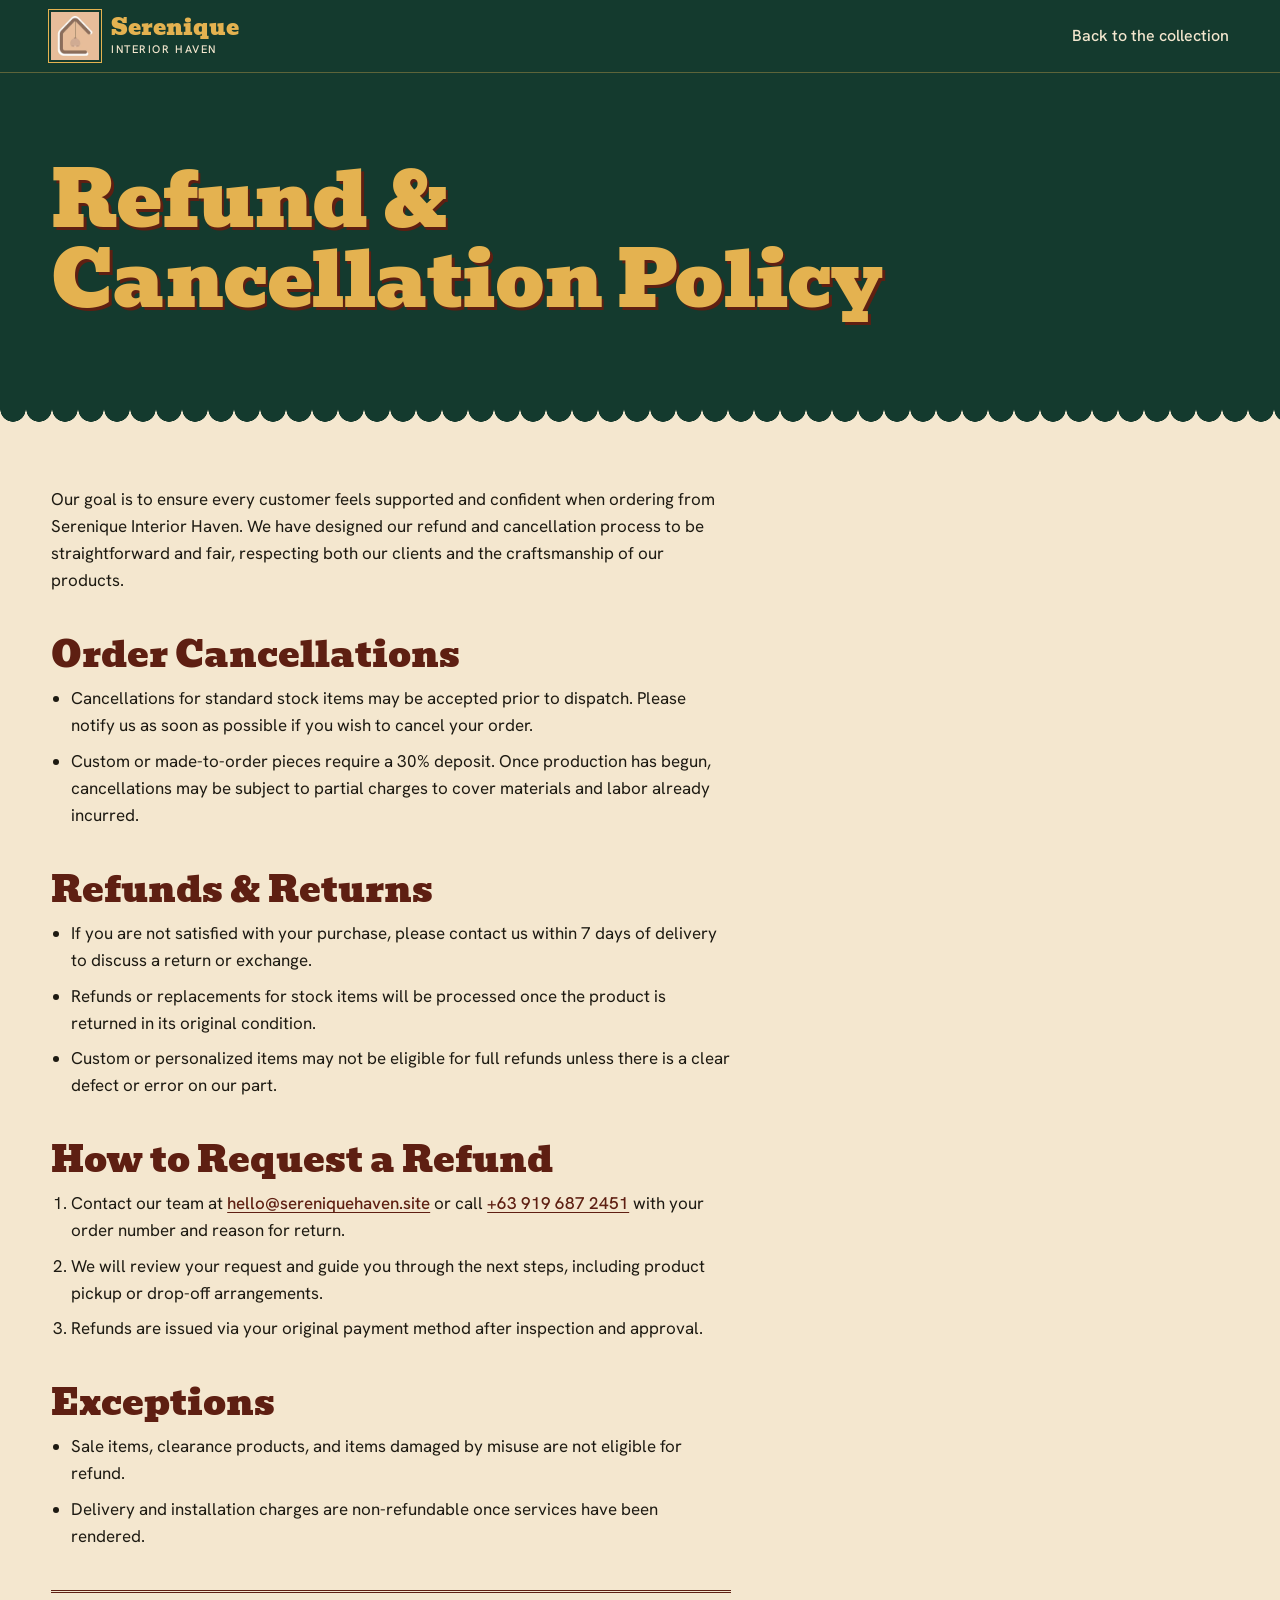
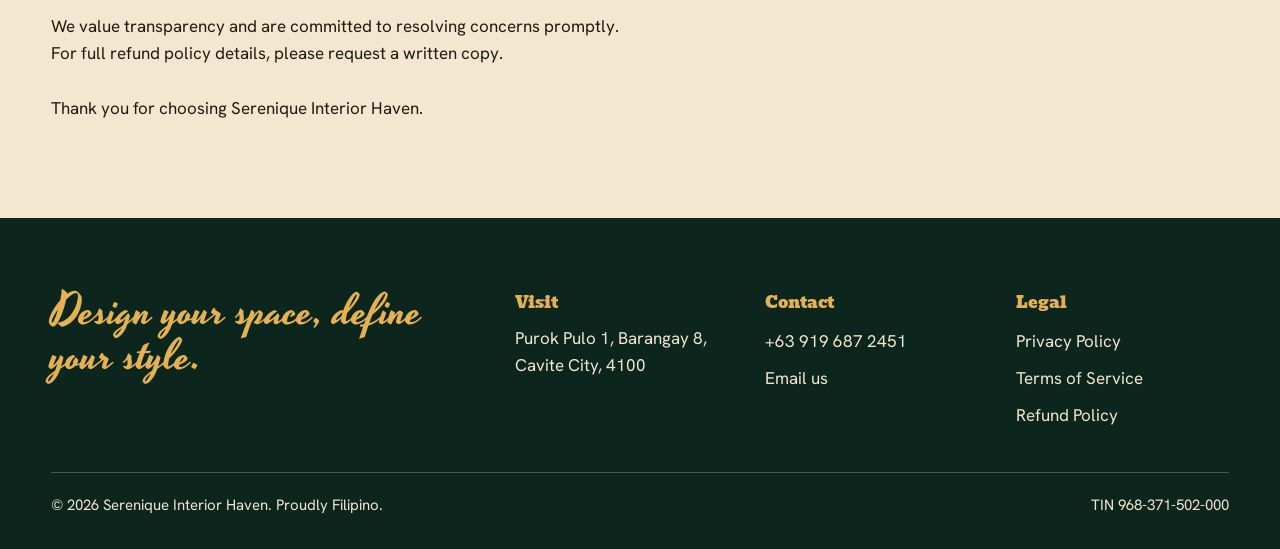
<file: refund-policy.html>
<!DOCTYPE html>
<html lang="en">
<head>
  <meta charset="UTF-8">
  <meta name="viewport" content="width=device-width, initial-scale=1">
  <title>Refund &amp; Cancellation Policy | Serenique Interior Haven</title>
  <meta name="theme-color" content="#143a2e">
  <link rel="icon" type="image/png" href="image/site/favicon.png">
  <link rel="preload" as="font" type="font/woff2" href="assets/fonts/Bevan-latin.woff2" crossorigin>
  <link rel="stylesheet" href="assets/fonts.css">
  <link rel="stylesheet" href="assets/site.css">
</head>
<body>
  <a class="skip-link" href="#main">Skip to content</a>
  <header class="header on-dark">
    <nav class="nav wrap" aria-label="Main">
      <a href="index.html" class="brand" aria-label="Serenique Interior Haven, home">
        <img src="image/site/mark.webp" alt="" width="48" height="48">
        <span class="brand-name">Serenique<small>Interior Haven</small></span>
      </a>
      <a href="index.html#shop" class="nav-link">Back to the collection</a>
    </nav>
  </header>
  <main id="main">
    <section class="board board--green page-title on-dark">
      <div class="wrap"><h1 class="title sign">Refund &amp; Cancellation Policy</h1></div>
    </section>
    <div class="page-body wrap">
      <article class="legal">
    <p>
        Our goal is to ensure every customer feels supported and confident when ordering from Serenique Interior Haven. We have designed our refund and cancellation process to be straightforward and fair, respecting both our clients and the craftsmanship of our products.
      </p>
    <h2>Order Cancellations</h2>
      <ul>
        <li>Cancellations for standard stock items may be accepted prior to dispatch. Please notify us as soon as possible if you wish to cancel your order.</li>
        <li>Custom or made-to-order pieces require a 30% deposit. Once production has begun, cancellations may be subject to partial charges to cover materials and labor already incurred.</li>
      </ul>
    <h2>Refunds & Returns</h2>
      <ul>
        <li>If you are not satisfied with your purchase, please contact us within 7 days of delivery to discuss a return or exchange.</li>
        <li>Refunds or replacements for stock items will be processed once the product is returned in its original condition.</li>
        <li>Custom or personalized items may not be eligible for full refunds unless there is a clear defect or error on our part.</li>
      </ul>
    <h2>How to Request a Refund</h2>
      <ol>
        <li>Contact our team at <a href="mailto:hello@sereniquehaven.site">hello@sereniquehaven.site</a> or call <a href="tel:+639196872451">+63 919 687 2451</a> with your order number and reason for return.</li>
        <li>We will review your request and guide you through the next steps, including product pickup or drop-off arrangements.</li>
        <li>Refunds are issued via your original payment method after inspection and approval.</li>
      </ol>
    <h2>Exceptions</h2>
      <ul>
        <li>Sale items, clearance products, and items damaged by misuse are not eligible for refund.</li>
        <li>Delivery and installation charges are non-refundable once services have been rendered.</li>
      </ul>
    <p class="legal-note">
      We value transparency and are committed to resolving concerns promptly.<br>
      For full refund policy details, please request a written copy.<br><br>
      Thank you for choosing Serenique Interior Haven.
    </p>
  
      </article>
    </div>
  </main>
  <footer class="footer on-dark">
    <div class="wrap">
      <div class="footer-top">
        <div class="footer-brand"><p class="footer-tagline">Design your space, define your style.</p></div>
        <div><h2>Visit</h2><p>Purok Pulo 1, Barangay 8, Cavite City, 4100</p></div>
        <div><h2>Contact</h2><ul><li><a href="tel:+639196872451">+63 919 687 2451</a></li><li><a href="mailto:hello@sereniquehaven.site">Email us</a></li></ul></div>
        <div><h2>Legal</h2><ul><li><a href="privacy-policy.html">Privacy Policy</a></li><li><a href="terms.html">Terms of Service</a></li><li><a href="refund-policy.html">Refund Policy</a></li></ul></div>
      </div>
      <div class="footer-bottom"><span>&copy; <span class="footer-year">2026</span> Serenique Interior Haven. Proudly Filipino.</span><span>TIN 968-371-502-000</span></div>
    </div>
  </footer>
  <script src="assets/site.js"></script>
</body>
</html>
</file>
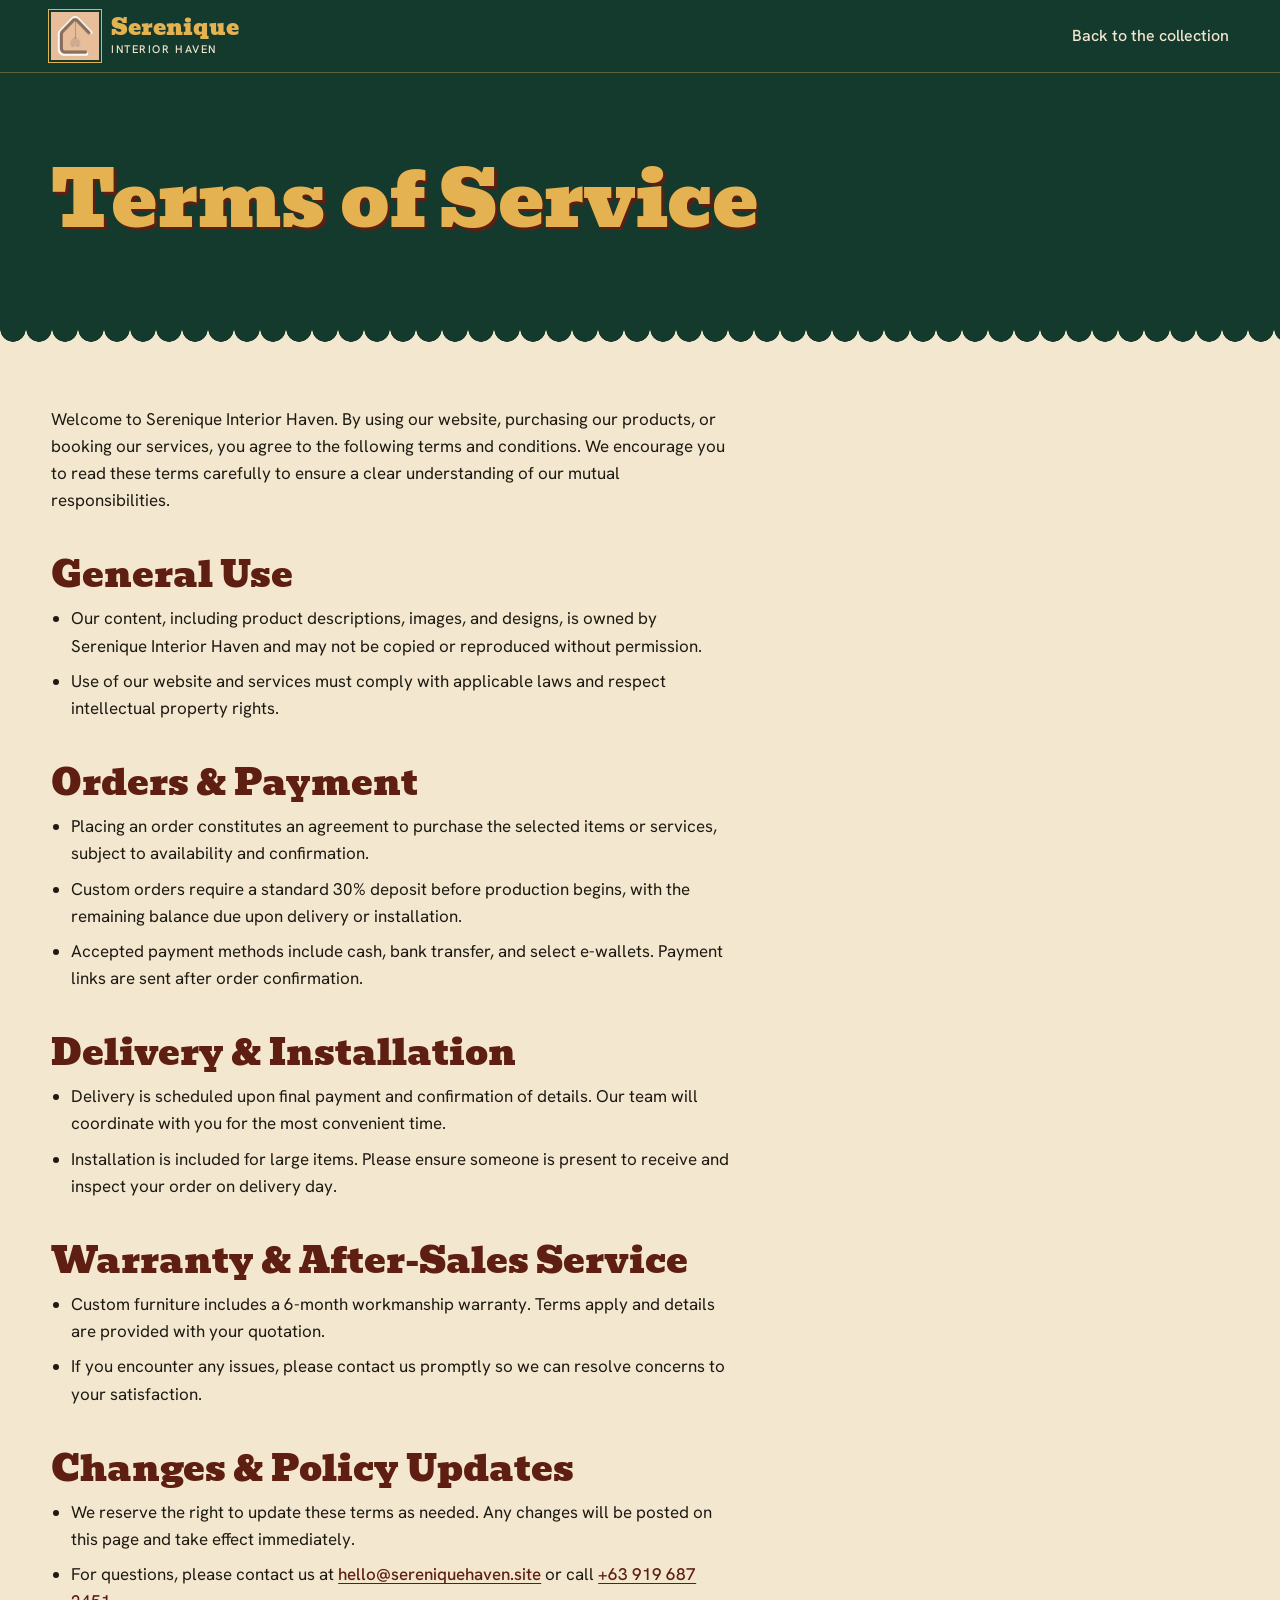
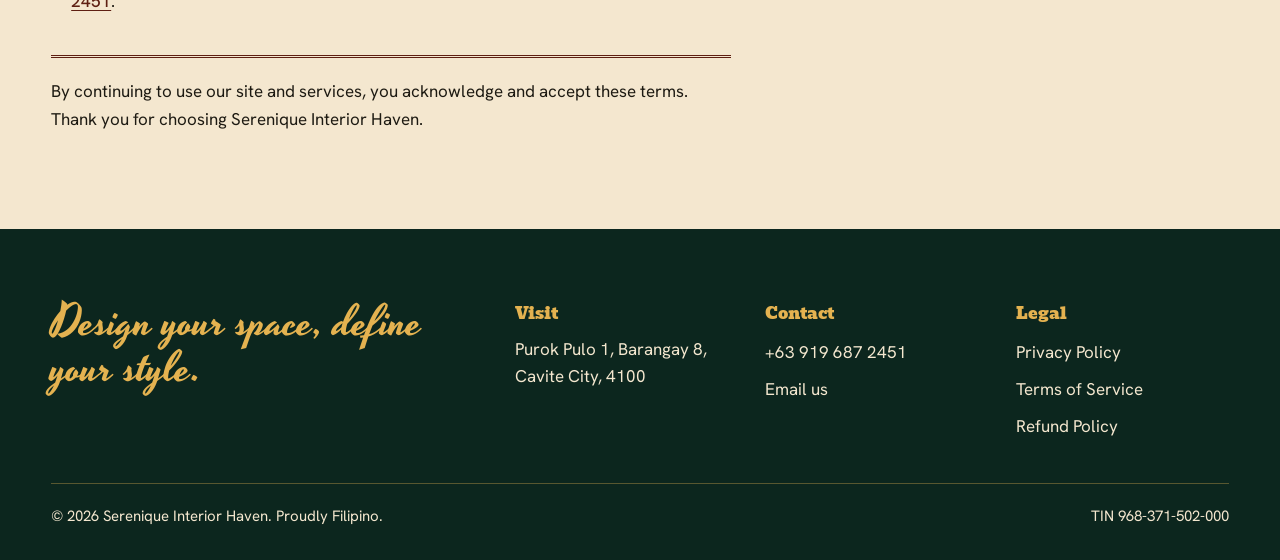
<file: terms.html>
<!DOCTYPE html>
<html lang="en">
<head>
  <meta charset="UTF-8">
  <meta name="viewport" content="width=device-width, initial-scale=1">
  <title>Terms of Service | Serenique Interior Haven</title>
  <meta name="theme-color" content="#143a2e">
  <link rel="icon" type="image/png" href="image/site/favicon.png">
  <link rel="preload" as="font" type="font/woff2" href="assets/fonts/Bevan-latin.woff2" crossorigin>
  <link rel="stylesheet" href="assets/fonts.css">
  <link rel="stylesheet" href="assets/site.css">
</head>
<body>
  <a class="skip-link" href="#main">Skip to content</a>
  <header class="header on-dark">
    <nav class="nav wrap" aria-label="Main">
      <a href="index.html" class="brand" aria-label="Serenique Interior Haven, home">
        <img src="image/site/mark.webp" alt="" width="48" height="48">
        <span class="brand-name">Serenique<small>Interior Haven</small></span>
      </a>
      <a href="index.html#shop" class="nav-link">Back to the collection</a>
    </nav>
  </header>
  <main id="main">
    <section class="board board--green page-title on-dark">
      <div class="wrap"><h1 class="title sign">Terms of Service</h1></div>
    </section>
    <div class="page-body wrap">
      <article class="legal">
    <p>
        Welcome to Serenique Interior Haven. By using our website, purchasing our products, or booking our services, you agree to the following terms and conditions. We encourage you to read these terms carefully to ensure a clear understanding of our mutual responsibilities.
      </p>
    <h2>General Use</h2>
      <ul>
        <li>Our content, including product descriptions, images, and designs, is owned by Serenique Interior Haven and may not be copied or reproduced without permission.</li>
        <li>Use of our website and services must comply with applicable laws and respect intellectual property rights.</li>
      </ul>
    <h2>Orders & Payment</h2>
      <ul>
        <li>Placing an order constitutes an agreement to purchase the selected items or services, subject to availability and confirmation.</li>
        <li>Custom orders require a standard 30% deposit before production begins, with the remaining balance due upon delivery or installation.</li>
        <li>Accepted payment methods include cash, bank transfer, and select e-wallets. Payment links are sent after order confirmation.</li>
      </ul>
    <h2>Delivery & Installation</h2>
      <ul>
        <li>Delivery is scheduled upon final payment and confirmation of details. Our team will coordinate with you for the most convenient time.</li>
        <li>Installation is included for large items. Please ensure someone is present to receive and inspect your order on delivery day.</li>
      </ul>
    <h2>Warranty & After-Sales Service</h2>
      <ul>
        <li>Custom furniture includes a 6-month workmanship warranty. Terms apply and details are provided with your quotation.</li>
        <li>If you encounter any issues, please contact us promptly so we can resolve concerns to your satisfaction.</li>
      </ul>
    <h2>Changes & Policy Updates</h2>
      <ul>
        <li>We reserve the right to update these terms as needed. Any changes will be posted on this page and take effect immediately.</li>
        <li>For questions, please contact us at <a href="mailto:hello@sereniquehaven.site">hello@sereniquehaven.site</a> or call <a href="tel:+639196872451">+63 919 687 2451</a>.</li>
      </ul>
    <p class="legal-note">
      By continuing to use our site and services, you acknowledge and accept these terms.<br>
      Thank you for choosing Serenique Interior Haven.
    </p>
  
      </article>
    </div>
  </main>
  <footer class="footer on-dark">
    <div class="wrap">
      <div class="footer-top">
        <div class="footer-brand"><p class="footer-tagline">Design your space, define your style.</p></div>
        <div><h2>Visit</h2><p>Purok Pulo 1, Barangay 8, Cavite City, 4100</p></div>
        <div><h2>Contact</h2><ul><li><a href="tel:+639196872451">+63 919 687 2451</a></li><li><a href="mailto:hello@sereniquehaven.site">Email us</a></li></ul></div>
        <div><h2>Legal</h2><ul><li><a href="privacy-policy.html">Privacy Policy</a></li><li><a href="terms.html">Terms of Service</a></li><li><a href="refund-policy.html">Refund Policy</a></li></ul></div>
      </div>
      <div class="footer-bottom"><span>&copy; <span class="footer-year">2026</span> Serenique Interior Haven. Proudly Filipino.</span><span>TIN 968-371-502-000</span></div>
    </div>
  </footer>
  <script src="assets/site.js"></script>
</body>
</html>
</file>
<file: assets/fonts.css>
@font-face {
  font-family: 'Bevan';
  font-style: normal;
  font-weight: 400;
  font-display: swap;
  src: url(fonts/Bevan-latin.woff2) format('woff2');
  unicode-range: U+0000-00FF, U+0131, U+0152-0153, U+02BB-02BC, U+02C6, U+02DA, U+02DC, U+0304, U+0308, U+0329, U+2000-206F, U+20AC, U+2122, U+2191, U+2193, U+2212, U+2215, U+FEFF, U+FFFD;
}
@font-face {
  font-family: 'Hanken Grotesk';
  font-style: normal;
  font-weight: 400;
  font-display: swap;
  src: url(fonts/HankenGrotesk-latin-ext.woff2) format('woff2');
  unicode-range: U+0100-02BA, U+02BD-02C5, U+02C7-02CC, U+02CE-02D7, U+02DD-02FF, U+0304, U+0308, U+0329, U+1D00-1DBF, U+1E00-1E9F, U+1EF2-1EFF, U+2020, U+20A0-20AB, U+20AD-20C4, U+2113, U+2C60-2C7F, U+A720-A7FF;
}
@font-face {
  font-family: 'Hanken Grotesk';
  font-style: normal;
  font-weight: 400;
  font-display: swap;
  src: url(fonts/HankenGrotesk-latin.woff2) format('woff2');
  unicode-range: U+0000-00FF, U+0131, U+0152-0153, U+02BB-02BC, U+02C6, U+02DA, U+02DC, U+0304, U+0308, U+0329, U+2000-206F, U+20AC, U+2122, U+2191, U+2193, U+2212, U+2215, U+FEFF, U+FFFD;
}
@font-face {
  font-family: 'Hanken Grotesk';
  font-style: normal;
  font-weight: 500;
  font-display: swap;
  src: url(fonts/HankenGrotesk-latin-ext.woff2) format('woff2');
  unicode-range: U+0100-02BA, U+02BD-02C5, U+02C7-02CC, U+02CE-02D7, U+02DD-02FF, U+0304, U+0308, U+0329, U+1D00-1DBF, U+1E00-1E9F, U+1EF2-1EFF, U+2020, U+20A0-20AB, U+20AD-20C4, U+2113, U+2C60-2C7F, U+A720-A7FF;
}
@font-face {
  font-family: 'Hanken Grotesk';
  font-style: normal;
  font-weight: 500;
  font-display: swap;
  src: url(fonts/HankenGrotesk-latin.woff2) format('woff2');
  unicode-range: U+0000-00FF, U+0131, U+0152-0153, U+02BB-02BC, U+02C6, U+02DA, U+02DC, U+0304, U+0308, U+0329, U+2000-206F, U+20AC, U+2122, U+2191, U+2193, U+2212, U+2215, U+FEFF, U+FFFD;
}
@font-face {
  font-family: 'Hanken Grotesk';
  font-style: normal;
  font-weight: 700;
  font-display: swap;
  src: url(fonts/HankenGrotesk-latin-ext.woff2) format('woff2');
  unicode-range: U+0100-02BA, U+02BD-02C5, U+02C7-02CC, U+02CE-02D7, U+02DD-02FF, U+0304, U+0308, U+0329, U+1D00-1DBF, U+1E00-1E9F, U+1EF2-1EFF, U+2020, U+20A0-20AB, U+20AD-20C4, U+2113, U+2C60-2C7F, U+A720-A7FF;
}
@font-face {
  font-family: 'Hanken Grotesk';
  font-style: normal;
  font-weight: 700;
  font-display: swap;
  src: url(fonts/HankenGrotesk-latin.woff2) format('woff2');
  unicode-range: U+0000-00FF, U+0131, U+0152-0153, U+02BB-02BC, U+02C6, U+02DA, U+02DC, U+0304, U+0308, U+0329, U+2000-206F, U+20AC, U+2122, U+2191, U+2193, U+2212, U+2215, U+FEFF, U+FFFD;
}
@font-face {
  font-family: 'Yesteryear';
  font-style: normal;
  font-weight: 400;
  font-display: swap;
  src: url(fonts/Yesteryear-latin.woff2) format('woff2');
  unicode-range: U+0000-00FF, U+0131, U+0152-0153, U+02BB-02BC, U+02C6, U+02DA, U+02DC, U+0304, U+0308, U+0329, U+2000-206F, U+20AC, U+2122, U+2191, U+2193, U+2212, U+2215, U+FEFF, U+FFFD;
}
</file>
<file: assets/site.css>
:root {
  --brush: url("data:image/svg+xml,%3Csvg xmlns='http://www.w3.org/2000/svg' viewBox='0 0 300 100' preserveAspectRatio='none'%3E%3Cpath d='M0 0H200l5 7-7 9 9 11-8 11 9 12-8 11 7 11-8 13 6 15H0Z'/%3E%3C/svg%3E");
  --green: #143a2e;
  --green-deep: #0c261e;
  --gilt: #e4b250;
  --oxblood: #5e1f12;
  --oxblood-deep: #3f130a;
  --terracotta: #b4492a;
  --cream: #f4e7cf;
  --cream-deep: #e9d6b4;
  --mustard: #d9a441;
  --ink: #1d1a12;
  --ink-soft: #4d4230;
  --display: "Bevan", Rockwell, Georgia, serif;
  --script: "Yesteryear", "Brush Script MT", cursive;
  --body: "Hanken Grotesk", "Segoe UI", system-ui, sans-serif;
  --gutter: clamp(1rem, 4vw, 3.5rem);
  --board-pad: clamp(4.5rem, 9vw, 8rem);
  --ease-out: cubic-bezier(.16, 1, .3, 1);
}

*, *::before, *::after { box-sizing: border-box; }
* { margin: 0; }
html { scroll-behavior: smooth; scroll-padding-top: 5.5rem; scrollbar-color: var(--oxblood) var(--cream-deep); -webkit-text-size-adjust: 100%; }
body {
  font-family: var(--body);
  font-size: 1.0625rem;
  line-height: 1.6;
  color: var(--ink);
  background: var(--cream);
  caret-color: var(--terracotta);
  overflow-x: clip;
}
img, svg { display: block; max-width: 100%; }
img { height: auto; }
a { color: inherit; text-underline-offset: .2em; text-decoration-thickness: 1px; }
button, input, select, textarea { font: inherit; color: inherit; }
button { cursor: pointer; background: none; border: 0; }
ul, ol { padding: 0; }
::selection { background: var(--gilt); color: var(--green-deep); }
:focus-visible { outline: 3px solid var(--terracotta); outline-offset: 3px; }
.on-dark :focus-visible, .on-dark:focus-visible { outline-color: var(--gilt); }
.visually-hidden { position: absolute; width: 1px; height: 1px; overflow: hidden; clip-path: inset(50%); white-space: nowrap; }
.skip-link { position: absolute; left: 1rem; top: -4rem; z-index: 300; background: var(--gilt); color: var(--green-deep); padding: .6rem 1rem; font-weight: 700; }
.skip-link:focus { top: .75rem; }
.icon { width: 1.25em; height: 1.25em; flex: none; fill: none; stroke: currentColor; stroke-width: 1.7; stroke-linecap: round; stroke-linejoin: round; }

/* Lettering */
.sign { font-family: var(--display); font-weight: 400; line-height: 1.04; letter-spacing: -.01em; text-wrap: balance; text-shadow: .032em .045em 0 var(--shade, transparent); }
.script { font-family: var(--script); font-weight: 400; letter-spacing: 0; text-shadow: none; }
.title { font-size: clamp(2.5rem, 6vw, 5rem); }
.title .script { color: var(--script-c, var(--terracotta)); font-size: 1.16em; padding-inline: .06em; line-height: .9; }
.lede { font-size: clamp(1.125rem, 1.7vw, 1.3125rem); line-height: 1.5; max-width: 34em; }
.prose { max-width: 66ch; }
.prose p + p { margin-top: 1em; }
.price { font-family: var(--display); line-height: 1; white-space: nowrap; }
.price .cur { font-family: var(--body); font-weight: 700; font-size: .56em; vertical-align: .55em; margin-right: .08em; }

/* Boards */
.wrap { width: min(100%, 86rem); margin-inline: auto; padding-inline: var(--gutter); }
.board { position: relative; padding-block: var(--board-pad); background: var(--bg); color: var(--fg); }
.board::after {
  content: ""; position: absolute; z-index: 3; left: 0; right: 0; top: 100%; height: 13px; pointer-events: none;
  background: radial-gradient(circle at 50% 0, var(--bg) 12.5px, transparent 13px) 0 0 / 26px 13px repeat-x;
}
.board--cream { --bg: var(--cream); --fg: var(--ink); --shade: var(--mustard); --pin: var(--oxblood); }
.board--green { --bg: var(--green); --fg: var(--cream); --shade: var(--oxblood); --script-c: var(--cream); --pin: var(--gilt); }
.board--oxblood { --bg: var(--oxblood); --fg: var(--cream); --shade: var(--green); --script-c: var(--cream); --pin: var(--gilt); }
.board--mustard { --bg: var(--mustard); --fg: var(--green-deep); --shade: var(--cream); --script-c: var(--oxblood); --pin: var(--green-deep); }
.pin { position: relative; }
.pin::before { content: ""; position: absolute; inset: 12px; border: 1px solid var(--pin, var(--gilt)); pointer-events: none; }
.pin > * { position: relative; z-index: 1; }
.board--green .title, .board--oxblood .title { color: var(--gilt); }
.board--mustard .title { color: var(--green-deep); }
.board--cream .title { color: var(--oxblood); }

/* Plaques: the site's buttons */
.plaque {
  --p-bg: var(--gilt); --p-fg: var(--green-deep);
  position: relative; display: inline-flex; align-items: center; justify-content: center; gap: .6em;
  min-height: 3.25rem; padding: .8rem 1.5rem;
  background: var(--p-bg); color: var(--p-fg); font-family: var(--display); font-weight: 400; letter-spacing: .005em; text-decoration: none; text-align: center; line-height: 1.2;
  outline: 1px solid currentColor; outline-offset: -5px;
  transition: background-color .25s var(--ease-out), color .25s var(--ease-out), transform .25s var(--ease-out);
}
.plaque:hover { --p-bg: var(--p-hover, var(--oxblood)); --p-fg: var(--p-hover-fg, var(--cream)); }
.plaque:active { transform: translateY(1px); }
.plaque:focus-visible { outline: 3px solid var(--terracotta); outline-offset: 3px; }
.on-dark .plaque:focus-visible { outline-color: var(--gilt); }
.plaque[disabled] { --p-bg: var(--cream-deep); --p-fg: var(--ink-soft); cursor: not-allowed; }
.plaque--cream { --p-bg: var(--cream); --p-fg: var(--oxblood); }
.plaque--green { --p-bg: var(--green); --p-fg: var(--gilt); --p-hover: var(--oxblood); --p-hover-fg: var(--gilt); }

/* Header */
.header { position: sticky; top: 0; z-index: 100; background: var(--green); color: var(--cream); border-bottom: 1px solid rgba(228, 178, 80, .35); }
.nav { display: flex; align-items: center; gap: 1.5rem; min-height: 4.5rem; padding-block: .5rem; }
.brand { display: flex; align-items: center; gap: .75rem; text-decoration: none; margin-right: auto; }
.brand img { width: 3rem; height: 3rem; outline: 1px solid var(--gilt); outline-offset: 2px; }
.brand-name { font-family: var(--display); font-size: 1.375rem; line-height: 1; color: var(--gilt); }
.brand-name small { display: block; font-family: var(--body); font-size: .6875rem; font-weight: 500; letter-spacing: .14em; text-transform: uppercase; color: var(--cream); margin-top: .3rem; }
.nav-list { display: flex; align-items: center; gap: clamp(1rem, 2vw, 1.75rem); list-style: none; }
.nav-link { font-weight: 500; font-size: 1rem; text-decoration: none; padding: .5rem 0; background: linear-gradient(var(--gilt), var(--gilt)) 0 100% / 0 2px no-repeat; transition: background-size .3s var(--ease-out), color .2s; }
.nav-link:hover { color: var(--gilt); background-size: 100% 2px; }
.nav-cta { display: none; margin-top: 1rem; }
.book-btn { display: inline-flex; align-items: center; min-height: 2.75rem; padding: .4rem .9rem; background: var(--cream); color: var(--oxblood); font-family: var(--display); font-size: .9375rem; text-decoration: none; outline: 1px solid currentColor; outline-offset: -4px; white-space: nowrap; }
.book-btn:hover { background: var(--gilt); color: var(--green-deep); }
.book-short { display: none; }
.cart-btn { display: inline-flex; align-items: center; gap: .5rem; min-height: 2.75rem; padding: .4rem .9rem; background: var(--gilt); color: var(--green-deep); font-family: var(--display); outline: 1px solid currentColor; outline-offset: -4px; }
.cart-btn:hover { background: var(--cream); }
.cart-count { font-variant-numeric: tabular-nums; }
.nav-toggle, .nav-close { display: none; width: 2.75rem; height: 2.75rem; align-items: center; justify-content: center; color: var(--gilt); font-size: 1.25rem; }

/* Hero */
.hero { position: relative; display: grid; grid-template-columns: minmax(0, 52fr) minmax(0, 48fr); grid-template-rows: minmax(0, 1fr) auto; min-height: min(calc(100svh - 4.5rem), 58rem); background: var(--green); color: var(--cream); --shade: var(--green-deep); }
.hero::after { content: ""; position: absolute; z-index: 3; left: 0; right: 0; top: 100%; height: 13px; background: radial-gradient(circle at 50% 0, var(--gilt) 12.5px, transparent 13px) 0 0 / 26px 13px repeat-x; }
.hero-board { display: flex; flex-direction: column; justify-content: center; gap: clamp(1.25rem, 2.4vw, 2rem); padding: clamp(2rem, 4vw, 4rem) clamp(1.5rem, 3.4vw, 3.5rem) clamp(2rem, 4vw, 3.5rem) max(var(--gutter), calc((100vw - 86rem) / 2 + var(--gutter))); }
.hero-title { font-size: clamp(2.75rem, 5.6vw, 5.5rem); color: var(--gilt); line-height: 1.04; }
.hero-title span {
  display: block; padding-inline: .2em; margin-inline: -.2em;
  animation: paint 1.1s var(--ease-out) backwards;
  -webkit-mask: var(--brush) 0 0 / 300% 100% no-repeat; mask: var(--brush) 0 0 / 300% 100% no-repeat;
}
.hero-title .script { color: var(--cream); font-size: 1.22em; line-height: .95; animation-delay: .18s; }
.hero-title span:last-child { animation-delay: .36s; }
@keyframes paint {
  from { -webkit-mask-position: 100% 0; mask-position: 100% 0; }
  to { -webkit-mask-position: 0 0; mask-position: 0 0; }
}
.hero-doors { display: grid; grid-template-columns: repeat(2, minmax(0, 1fr)); gap: .75rem; }
.door { min-height: 5.25rem; flex-direction: column; gap: .15rem; padding: .9rem 1rem; }
.door small { font-family: var(--body); font-weight: 500; font-size: .875rem; }
.hero-strip { grid-column: 1 / -1; display: flex; flex-wrap: wrap; justify-content: space-between; gap: .25rem 2rem; padding: .75rem max(var(--gutter), calc((100vw - 86rem) / 2 + var(--gutter))); background: var(--gilt); color: var(--green-deep); font-family: var(--display); font-size: 1rem; line-height: 1.3; }
.hero-photo { position: relative; min-height: 20rem; overflow: hidden; }
.hero-photo img { position: absolute; inset: 0; width: 100%; height: 100%; object-fit: cover; object-position: 72% 60%; }

/* Collection */
.shop-head { display: grid; grid-template-columns: minmax(0, 7fr) minmax(0, 5fr); gap: 1.5rem clamp(2rem, 5vw, 5rem); align-items: end; margin-bottom: clamp(3rem, 6vw, 5rem); }
.products-grid { display: grid; grid-template-columns: repeat(12, minmax(0, 1fr)); gap: clamp(3rem, 5vw, 4.5rem) clamp(1.25rem, 3vw, 2.5rem); align-items: start; }
.product-card { grid-column: span var(--span, 4); margin-top: var(--drop, 0); padding: .875rem; background: var(--oxblood-deep); outline: 1px solid var(--gilt); outline-offset: -6px; }
.product-photo { position: relative; aspect-ratio: var(--ratio, 1); background: var(--oxblood); }
.product-photo img { position: absolute; inset: 0; width: 100%; height: 100%; object-fit: cover; object-position: var(--pos, 50% 60%); transition: clip-path .7s var(--ease-out); }
.product-photo .detail { clip-path: inset(0 100% 0 0); object-position: 50% 50%; }
.product-card.is-close .detail { clip-path: inset(0); }
.closer { position: absolute; right: .625rem; top: .625rem; min-height: 2.75rem; padding: .35rem .85rem; background: var(--cream); color: var(--oxblood); font-family: var(--display); font-size: .875rem; outline: 1px solid currentColor; outline-offset: -4px; transition: background-color .2s, color .2s; }
.closer:hover, .closer[aria-pressed="true"] { background: var(--oxblood); color: var(--cream); }
.product-tag { position: absolute; left: 0; bottom: 0; transform: translateY(32%); padding: .55rem 1rem .6rem; background: var(--tag, var(--green)); color: var(--tag-fg, var(--gilt)); font-size: clamp(2.25rem, var(--tag-size, 3vw), 4.25rem); outline: 1px solid currentColor; outline-offset: -5px; }
.product-body { padding: clamp(2.25rem, 3.4vw, 3rem) .5rem .625rem; }
.product-name { font-family: var(--display); font-weight: 400; font-size: clamp(1.375rem, 2vw, 1.875rem); line-height: 1.15; color: var(--gilt); }
.product-desc { color: var(--cream); margin-top: .35rem; max-width: 38ch; text-wrap: pretty; }
.product-buy { display: flex; flex-wrap: wrap; align-items: center; justify-content: space-between; gap: .5rem 1rem; margin-top: 1rem; }
.product-stock { font-size: .9375rem; color: var(--cream); font-variant-numeric: tabular-nums; }
.product-add { --p-bg: var(--gilt); --p-fg: var(--green-deep); min-height: 2.875rem; padding: .55rem 1.15rem; font-size: 1rem; }
.product-add:hover { --p-hover: var(--cream); --p-hover-fg: var(--oxblood); }
.product-add[disabled] { --p-bg: var(--oxblood); --p-fg: var(--cream); }
.product-add.is-added { --p-bg: var(--cream); --p-fg: var(--oxblood); }

.order-steps { display: grid; grid-template-columns: repeat(4, minmax(0, 1fr)); gap: 1.5rem clamp(1.25rem, 3vw, 2.5rem); margin-top: clamp(4rem, 7vw, 6rem); padding-top: 1.75rem; border-top: 3px double var(--gilt); list-style: none; counter-reset: step; }
.order-steps li { counter-increment: step; color: var(--cream); font-size: 1rem; }
.order-steps li::before { content: counter(step); display: block; font-family: var(--display); font-size: 2.5rem; line-height: 1; color: var(--gilt); margin-bottom: .4rem; }
.order-steps strong { display: block; font-family: var(--display); font-weight: 400; color: var(--cream); }
.shop-note { margin-top: 1rem; font-size: .9375rem; max-width: 62ch; }

/* Consultation and custom */
.services { display: grid; grid-template-columns: minmax(0, 7fr) minmax(0, 5fr); gap: clamp(3rem, 6vw, 6rem); align-items: start; }
.service img { width: 100%; object-fit: cover; border: 6px solid var(--cream); outline: 1px solid var(--green-deep); }
.service h3 { font-size: clamp(1.75rem, 3vw, 2.75rem); margin-top: 1.5rem; }
.service p { margin-top: .75rem; max-width: 52ch; }
.service-actions { display: flex; flex-wrap: wrap; gap: .75rem; margin-top: 1.25rem; }
.service-facts { list-style: none; margin-top: 1.25rem; border-top: 1px solid var(--green-deep); }
.service-facts li { display: flex; justify-content: space-between; gap: 1.5rem; padding: .6rem 0; border-bottom: 1px solid var(--green-deep); font-weight: 500; }
.service-facts b { font-family: var(--display); font-weight: 400; font-size: 1.375rem; line-height: 1.1; white-space: nowrap; }
.service--custom { margin-top: clamp(0rem, 11vw, 10rem); }
.service-room { margin-top: clamp(2rem, 4vw, 3rem); }

/* About */
.about { display: grid; grid-template-columns: minmax(0, 5fr) minmax(0, 7fr); gap: clamp(2.5rem, 6vw, 6rem); align-items: center; }
.about-photos { position: relative; padding-bottom: 14%; padding-right: 22%; }
.about-photos img:first-child { width: 100%; }
.about-photos img:last-child { position: absolute; right: 0; bottom: 0; width: 50%; outline: 8px solid var(--bg); }
.about-copy .prose { margin-top: 1.5rem; }
.values { display: flex; flex-wrap: wrap; gap: .5rem 1.5rem; list-style: none; margin-top: 2rem; padding-top: 1.25rem; border-top: 1px solid rgba(228, 178, 80, .5); color: var(--gilt); font-family: var(--display); font-size: clamp(1.125rem, 1.7vw, 1.375rem); line-height: 1.25; }

/* Testimonials */
.quotes { display: grid; grid-template-columns: minmax(0, 7fr) minmax(0, 5fr); gap: clamp(2.5rem, 6vw, 6rem); margin-top: clamp(2.5rem, 5vw, 4rem); }
.quote blockquote { font-family: var(--display); line-height: 1.22; font-size: clamp(1.25rem, 2vw, 1.75rem); color: var(--cream); }
.quote--lead blockquote { font-size: clamp(1.75rem, 3.3vw, 3rem); line-height: 1.16; color: var(--gilt); text-shadow: .03em .04em 0 var(--green); text-wrap: balance; }
.quote figcaption { margin-top: 1rem; font-weight: 500; }
.quote-stack { display: grid; gap: 2.5rem; align-content: start; }

/* FAQ */
.faq { display: grid; grid-template-columns: minmax(0, 5fr) minmax(0, 7fr); gap: 2rem clamp(2.5rem, 6vw, 6rem); align-items: start; }
.faq-list { border-top: 3px double var(--oxblood); }
.faq-list details { border-bottom: 1px solid var(--oxblood); }
.faq-list summary { display: flex; justify-content: space-between; align-items: center; gap: 1rem; min-height: 3.5rem; padding: 1rem 0; cursor: pointer; list-style: none; font-family: var(--display); font-size: clamp(1.375rem, 2.2vw, 1.875rem); line-height: 1.15; color: var(--oxblood); }
.faq-list summary::-webkit-details-marker { display: none; }
.faq-list summary .icon { transition: transform .35s var(--ease-out); color: var(--terracotta); }
.faq-list details[open] summary .icon { transform: rotate(45deg); }
.faq-list p { padding-bottom: 1.25rem; max-width: 60ch; }

/* Contact */
.contact { position: relative; background: var(--green-deep); color: var(--cream); padding-block: clamp(5rem, 11vw, 9rem); isolation: isolate; }
.contact > img { position: absolute; inset: 0; width: 100%; height: 100%; object-fit: cover; object-position: 50% 25%; z-index: -2; }
.contact::before { content: ""; position: absolute; inset: 0; z-index: -1; background: rgba(12, 18, 24, .42); }
.contact .title { color: var(--gilt); --shade: var(--oxblood); --script-c: var(--cream); max-width: 12em; }
.contact-grid { display: grid; grid-template-columns: repeat(4, minmax(0, 1fr)); gap: 2rem clamp(1.5rem, 3vw, 3rem); margin-top: clamp(2.5rem, 5vw, 4rem); padding-top: 1.75rem; border-top: 1px solid rgba(228, 178, 80, .55); font-style: normal; }
.contact-grid h3 { font-family: var(--script); font-weight: 400; font-size: 1.75rem; line-height: 1; color: var(--gilt); margin-bottom: .6rem; }
.contact-grid a { overflow-wrap: anywhere; }
.contact-actions { display: flex; flex-wrap: wrap; gap: .75rem; margin-top: clamp(2rem, 4vw, 3rem); }

/* Policies and footer */
.policies { position: relative; padding-block: clamp(3rem, 6vw, 4.5rem) 0; background: var(--green-deep); color: var(--cream); }
.policies::before { content: ""; position: absolute; left: 0; right: 0; bottom: 100%; height: 13px; background: radial-gradient(circle at 50% 100%, var(--green-deep) 12.5px, transparent 13px) 0 0 / 26px 13px repeat-x; }
.policy-list { display: grid; grid-template-columns: repeat(3, minmax(0, 1fr)); gap: 2rem clamp(1.5rem, 3vw, 3rem); list-style: none; }
.policy-list h2 { font-family: var(--display); font-weight: 400; font-size: 1.5rem; line-height: 1.15; color: var(--gilt); }
.policy-list p { margin: .4rem 0 .6rem; font-size: 1rem; }
.policy-list a { font-weight: 700; color: var(--gilt); }
.footer { background: var(--green-deep); color: var(--cream); padding-block: clamp(3rem, 6vw, 4.5rem) 2rem; }
.footer-top { display: grid; grid-template-columns: minmax(0, 2fr) repeat(3, minmax(0, 1fr)); gap: 2rem clamp(1.5rem, 3vw, 3rem); }
.footer-tagline { font-family: var(--script); font-size: clamp(2rem, 3.4vw, 3rem); line-height: 1.05; color: var(--gilt); max-width: 12em; }
.footer h2 { font-family: var(--display); font-weight: 400; font-size: 1rem; color: var(--gilt); margin-bottom: .6rem; }
.footer ul { list-style: none; display: grid; gap: .2rem; }
.footer li a { display: inline-block; padding-block: .2rem; text-decoration: none; }
.footer li a:hover { color: var(--gilt); text-decoration: underline; }
.footer-bottom { margin-top: 2.5rem; padding-top: 1.25rem; border-top: 1px solid rgba(228, 178, 80, .35); font-size: .9375rem; display: flex; flex-wrap: wrap; justify-content: space-between; gap: .5rem 2rem; }

/* Cart */
.cart-overlay { position: fixed; inset: 0; z-index: 180; background: rgba(12, 38, 30, .6); opacity: 0; visibility: hidden; transition: opacity .3s, visibility .3s; }
.cart-overlay.active { opacity: 1; visibility: visible; }
.cart-sidebar { position: fixed; top: 0; right: 0; bottom: 0; z-index: 190; width: min(100%, 28rem); display: flex; flex-direction: column; background: var(--cream); transform: translateX(100%); visibility: hidden; transition: transform .45s var(--ease-out), visibility .45s; box-shadow: -8px 0 40px rgba(12, 38, 30, .3); }
.cart-sidebar.open { transform: none; visibility: visible; }
.cart-head { display: flex; align-items: center; justify-content: space-between; padding: 1rem 1.25rem; background: var(--green); color: var(--gilt); }
.cart-head h2 { font-family: var(--display); font-weight: 400; font-size: 1.75rem; line-height: 1; }
.cart-close { display: inline-flex; width: 2.75rem; height: 2.75rem; align-items: center; justify-content: center; font-size: 1.25rem; }
.cart-items { flex: 1; overflow-y: auto; padding: .5rem 1.25rem; }
.cart-item { display: grid; grid-template-columns: 4.5rem minmax(0, 1fr); gap: .875rem; padding-block: 1rem; border-bottom: 1px solid var(--cream-deep); }
.cart-item img { width: 4.5rem; height: 4.5rem; object-fit: cover; }
.cart-item h3 { font-size: 1rem; font-weight: 700; line-height: 1.25; }
.cart-item-row { display: flex; align-items: center; justify-content: space-between; gap: .5rem; margin-top: .375rem; flex-wrap: wrap; }
.cart-item-sub { font-variant-numeric: tabular-nums; font-weight: 700; color: var(--oxblood); }
.qty { display: inline-flex; align-items: center; }
.qty button { display: inline-flex; width: 2.75rem; height: 2.75rem; align-items: center; justify-content: center; color: var(--oxblood); }
.qty button:hover:not([disabled]) { background: var(--cream-deep); }
.qty button[disabled] { color: #a08f70; cursor: not-allowed; }
.qty output { min-width: 1.75rem; text-align: center; font-variant-numeric: tabular-nums; font-weight: 700; }
.cart-remove { font-size: .9375rem; color: var(--oxblood); text-decoration: underline; min-height: 2.75rem; padding-inline: .25rem; }
.cart-empty { padding-block: 3rem; text-align: center; }
.cart-empty p { font-family: var(--display); font-size: 1.625rem; line-height: 1.15; color: var(--oxblood); margin-bottom: 1rem; }
.cart-foot { padding: 1rem 1.25rem 1.25rem; border-top: 3px double var(--oxblood); }
.cart-total { display: flex; align-items: baseline; justify-content: space-between; margin-bottom: .875rem; font-weight: 500; }
.cart-total .price { font-size: 2rem; color: var(--oxblood); }
.cart-foot .plaque { width: 100%; }
.cart-foot p { margin-top: .625rem; font-size: .9375rem; color: var(--ink-soft); }

/* Inner pages */
.page-title { padding-block: clamp(3rem, 7vw, 5.5rem); }
.page-title p { margin-top: 1rem; }
.page-body { padding-block: clamp(3rem, 6vw, 5rem) clamp(4rem, 8vw, 6rem); }
.legal { max-width: 68ch; }
.legal h2 { font-family: var(--display); font-weight: 400; font-size: clamp(1.625rem, 3vw, 2.25rem); line-height: 1.15; color: var(--oxblood); margin-top: 2.5rem; margin-bottom: .6rem; }
.legal ul, .legal ol { padding-left: 1.25rem; display: grid; gap: .5rem; }
.legal a { color: var(--oxblood); font-weight: 500; }
.legal-note { margin-top: 2.5rem; padding-top: 1.25rem; border-top: 3px double var(--oxblood); }

/* Order page */
.order { display: grid; grid-template-columns: minmax(0, 7fr) minmax(0, 5fr); gap: clamp(2.5rem, 5vw, 5rem); align-items: start; }
.order h2 { font-family: var(--display); font-weight: 400; font-size: clamp(1.75rem, 3vw, 2.5rem); line-height: 1.1; color: var(--oxblood); margin-bottom: 1.25rem; }
.field { margin-bottom: 1.25rem; }
.field label { display: block; font-weight: 700; margin-bottom: .35rem; }
.field label span { font-weight: 400; color: var(--ink-soft); }
.field input, .field select, .field textarea { width: 100%; min-height: 3.125rem; padding: .7rem .875rem; background: #fbf4e4; border: 1px solid var(--ink-soft); border-radius: 0; transition: border-color .2s, box-shadow .2s; }
.field input:focus, .field select:focus, .field textarea:focus { outline: 0; border-color: var(--green); box-shadow: 0 0 0 2px var(--green); }
.field textarea { resize: vertical; }
.field select { appearance: none; -webkit-appearance: none; padding-right: 2.75rem; background-image: url("data:image/svg+xml,%3Csvg xmlns='http://www.w3.org/2000/svg' viewBox='0 0 24 24' fill='none' stroke='%235e1f12' stroke-width='2' stroke-linecap='round' stroke-linejoin='round'%3E%3Cpath d='m6 9 6 6 6-6'/%3E%3C/svg%3E"); background-repeat: no-repeat; background-position: right .75rem center; background-size: 1.25rem; }
.field input::placeholder, .field textarea::placeholder { color: var(--ink-soft); }
.field-hint { margin-top: .3rem; font-size: .9375rem; color: var(--ink-soft); }
.field-error { margin-top: .3rem; font-size: .9375rem; font-weight: 700; color: #8e2a13; }
.field-error:empty { display: none; }
.field [aria-invalid="true"] { border-color: #8e2a13; box-shadow: 0 0 0 1px #8e2a13; }
.order-submit { width: 100%; margin-top: .5rem; }
.ticket { background: var(--green); color: var(--cream); padding: clamp(1.25rem, 3vw, 2rem); position: sticky; top: 6rem; }
.ticket h2 { color: var(--gilt); }
.ticket table { width: 100%; border-collapse: collapse; font-variant-numeric: tabular-nums; }
.ticket th { text-align: left; font-weight: 500; font-size: .9375rem; padding-bottom: .5rem; border-bottom: 1px solid rgba(228, 178, 80, .5); }
.ticket th:last-child, .ticket td:last-child { text-align: right; white-space: nowrap; }
.ticket td { padding-block: .75rem; border-bottom: 1px solid rgba(228, 178, 80, .25); vertical-align: top; }
.ticket td small { display: block; font-size: .9375rem; opacity: .9; }
.ticket-total { display: flex; align-items: baseline; justify-content: space-between; margin-top: 1rem; font-weight: 500; }
.ticket-total .price { font-size: clamp(2rem, 3.4vw, 2.75rem); color: var(--gilt); }
.ticket a { color: var(--gilt); }
.ticket-note { margin-top: 1rem; font-size: .9375rem; }
.sent { max-width: 44rem; }
.sent[hidden], .order[hidden] { display: none; }
.sent h2 { font-family: var(--display); font-weight: 400; font-size: clamp(2.25rem, 5vw, 3.75rem); line-height: 1.05; color: var(--oxblood); margin-bottom: 1rem; }
.sent ol { padding-left: 1.25rem; margin-top: 1.25rem; display: grid; gap: .4rem; }
.sent-actions { display: flex; flex-wrap: wrap; gap: .75rem; margin-top: 1.5rem; }
.sent-copy { margin-top: 1.5rem; }
.sent-copy pre { margin-top: .5rem; padding: 1rem; white-space: pre-wrap; overflow-wrap: anywhere; font: inherit; font-size: .9375rem; background: #fbf4e4; border: 1px solid var(--ink-soft); }

/* Responsive */
@media (max-width: 1240px) {
  .nav-cta { display: block; }
  .nav-cta .plaque { font-size: 1.0625rem; }
  .nav-toggle { display: inline-flex; order: 3; }
  .nav-list {
    position: fixed; inset: 0; z-index: 200; flex-direction: column; align-items: flex-start; justify-content: center; gap: .5rem; padding: 4.5rem var(--gutter) 2rem;
    background: var(--green); transform: translateX(100%); visibility: hidden; transition: transform .45s var(--ease-out), visibility .45s;
  }
  .nav-list.open { transform: none; visibility: visible; }
  .nav-list .nav-link { font-family: var(--display); font-size: clamp(2.25rem, 9vw, 3.25rem); line-height: 1.15; color: var(--gilt); font-weight: 400; }
  .nav-close { display: inline-flex; position: absolute; top: .875rem; right: var(--gutter); }
}
@media (max-width: 900px) {
  .hero { grid-template-columns: minmax(0, 1fr); min-height: 0; }
  .hero-board { padding: 2.25rem calc(var(--gutter) + .75rem); }
  .hero-title { font-size: clamp(2.75rem, 13vw, 5.5rem); }
  .hero-photo { aspect-ratio: 4 / 3; min-height: 0; }
  .hero-photo img { object-position: 50% 92%; }
  .shop-head, .services, .about, .quotes, .faq, .order { grid-template-columns: minmax(0, 1fr); }
  .board .wrap { padding-inline: calc(var(--gutter) + .75rem); }
  .products-grid { grid-template-columns: repeat(2, minmax(0, 1fr)); }
  .product-card { grid-column: span 1; margin-top: 0; --ratio: 1 !important; }
  .product-card.is-feature { grid-column: 1 / -1; }
  .product-tag { font-size: 2.25rem; }
  .order-steps { grid-template-columns: repeat(2, minmax(0, 1fr)); }
  .service--custom { margin-top: 0; }
  .about-photos { max-width: 34rem; }
  .contact-grid { grid-template-columns: repeat(2, minmax(0, 1fr)); }
  .policy-list { grid-template-columns: minmax(0, 1fr); }
  .footer-top { grid-template-columns: repeat(2, minmax(0, 1fr)); }
  .footer-brand { grid-column: 1 / -1; }
  .ticket { position: static; order: -1; }
}
@media (max-width: 560px) {
  .brand-name { font-size: 1.0625rem; }
  .book-long { display: none; }
  .book-short { display: inline; }
  .brand-name small { font-size: .6875rem; letter-spacing: .02em; }
  .brand img { width: 2.625rem; height: 2.625rem; }
  .nav { gap: .5rem; min-height: 4rem; }
  .hero-doors { grid-template-columns: minmax(0, 1fr); }
  .door { min-height: 4.5rem; }
  .products-grid { grid-template-columns: minmax(0, 1fr); }
  .contact-grid { grid-template-columns: minmax(0, 1fr); }
  .cart-btn-label { display: none; }
}
@media (prefers-reduced-motion: reduce) {
  html { scroll-behavior: auto; }
  *, *::before, *::after { animation-duration: .01ms !important; animation-delay: 0s !important; transition-duration: .01ms !important; }
}
</file>
